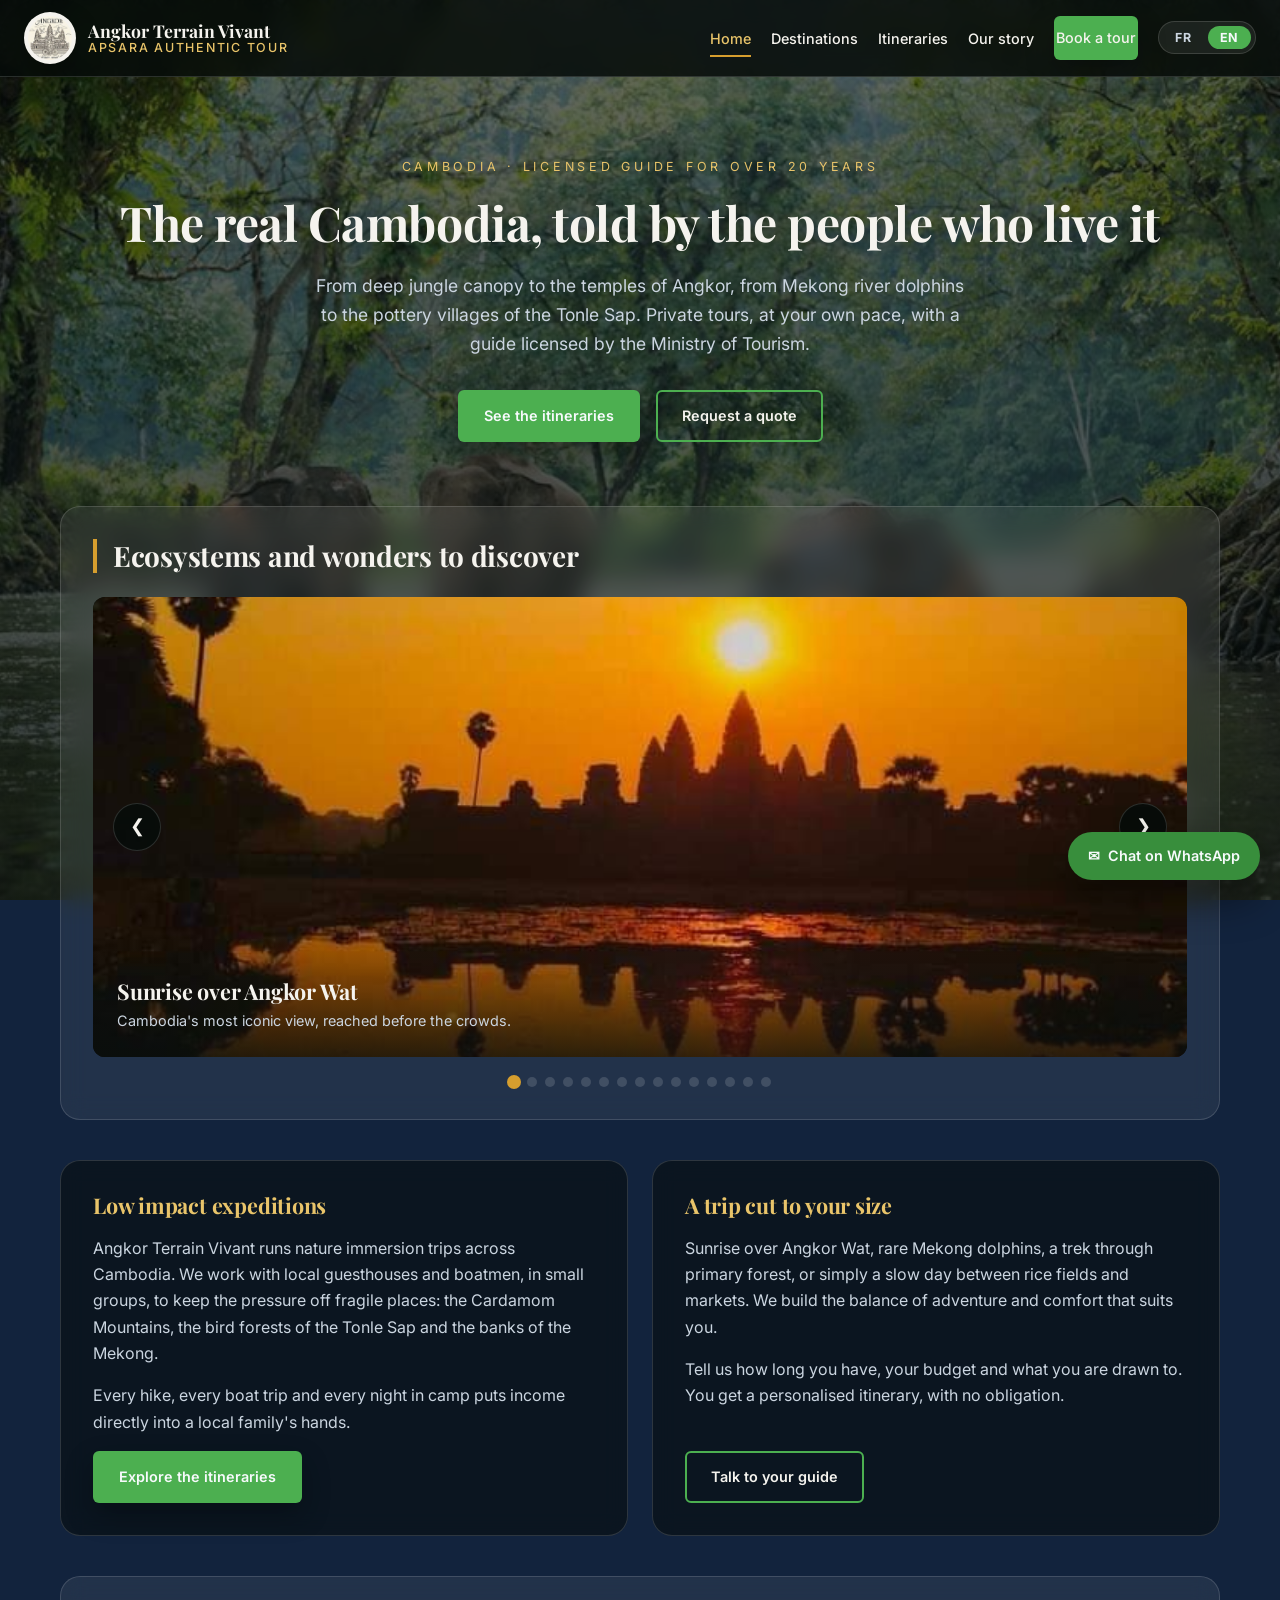
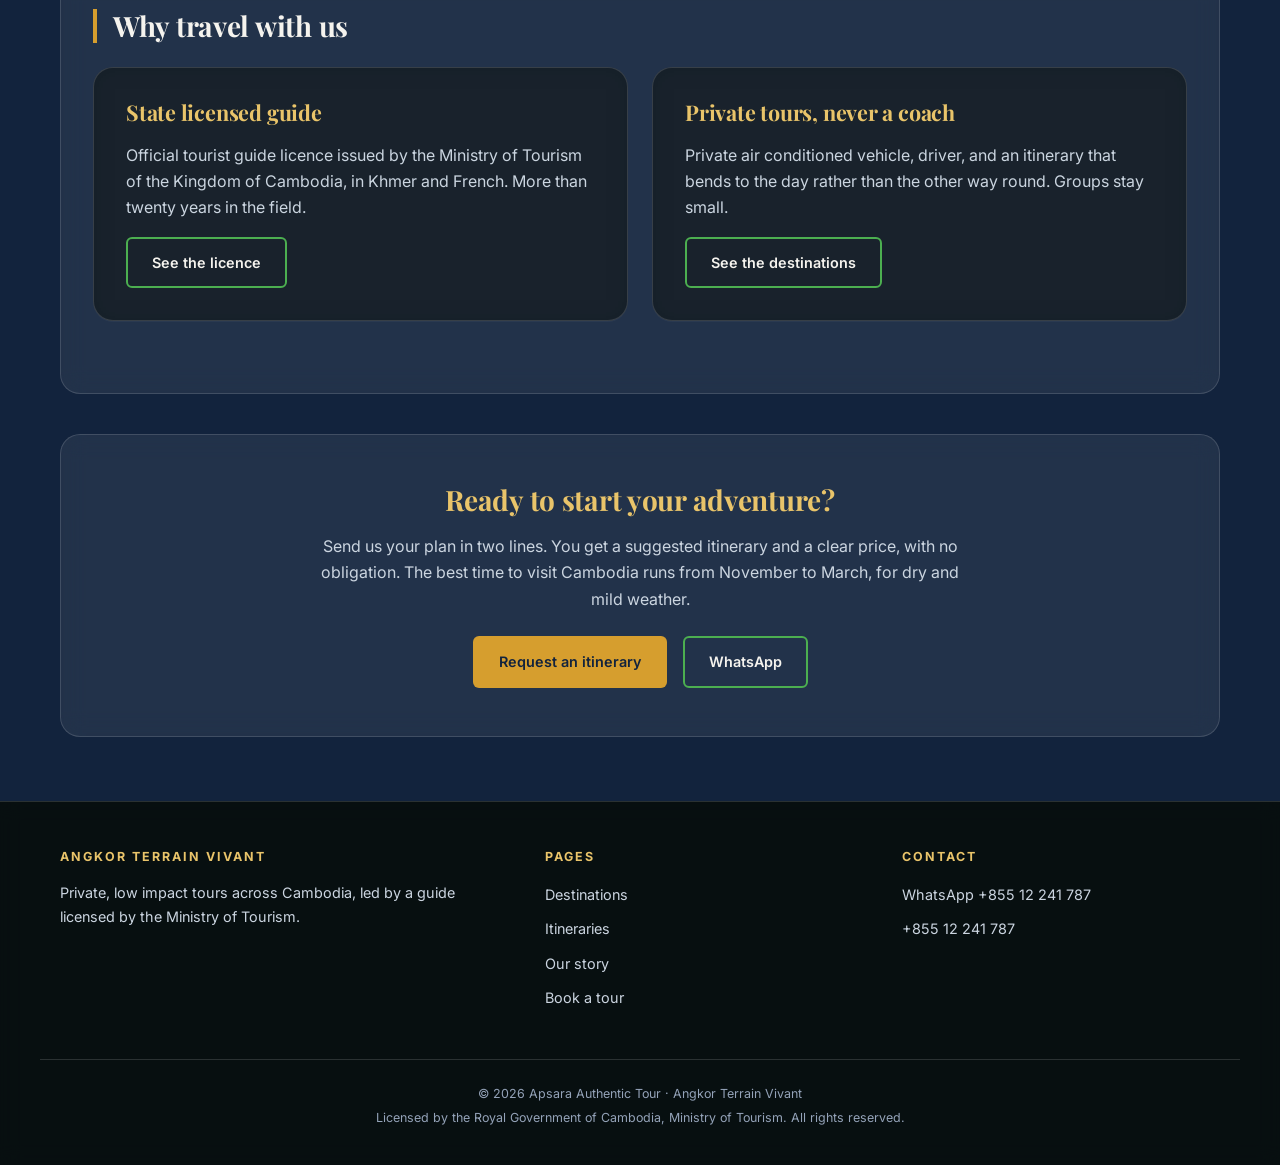
<file: site/index.html>
<!DOCTYPE html>
<html lang="fr">
<head>
<meta charset="UTF-8">
<meta name="viewport" content="width=device-width, initial-scale=1.0">
<title>Angkor Terrain Vivant | Circuits écotouristiques au Cambodge</title>
<meta name="description" content="Guide francophone licencié par le Ministère du Tourisme, plus de 20 ans d'expérience. Circuits privés au Cambodge : Angkor, Tonlé Sap, dauphins du Mékong, Battambang, Kampong Chhnang et les îles du sud.">
<link rel="canonical" href="https://angkorterrainvivant.com/">
<meta name="robots" content="index, follow">
<meta property="og:type" content="website">
<meta property="og:site_name" content="Angkor Terrain Vivant">
<meta property="og:locale" content="fr_FR">
<meta property="og:title" content="Angkor Terrain Vivant | Circuits écotouristiques au Cambodge">
<meta property="og:description" content="Guide francophone licencié par le Ministère du Tourisme, plus de 20 ans d'expérience. Circuits privés au Cambodge : Angkor, Tonlé Sap, dauphins du Mékong, Battambang, Kampong Chhnang et les îles du sud.">
<meta property="og:image" content="https://angkorterrainvivant.com/assets/img/angkor-sunrise.jpg">
<meta name="twitter:card" content="summary_large_image">
<meta name="theme-color" content="#12233d">
<link rel="icon" href="favicon.svg" type="image/svg+xml">
<link rel="apple-touch-icon" href="assets/img/logo.jpg">
<link rel="preconnect" href="https://fonts.googleapis.com">
<link rel="preconnect" href="https://fonts.gstatic.com" crossorigin>
<link rel="stylesheet" href="https://fonts.googleapis.com/css2?family=Inter:wght@400;500;600;700&family=Playfair+Display:ital,wght@0,600;0,700;1,600&display=swap">
<link rel="stylesheet" href="assets/css/site.css?v=2">
<script type="application/ld+json">
{
  "@context": "https://schema.org",
  "@type": "TravelAgency",
  "name": "Angkor Terrain Vivant",
  "alternateName": "Apsara Authentic Tour",
  "description": "Circuits privés et écotouristiques au Cambodge, conduits par un guide licencié par le Ministère du Tourisme.",
  "url": "https://angkorterrainvivant.com/",
  "image": "https://angkorterrainvivant.com/assets/img/angkor-sunrise.jpg",
  "telephone": "+855 12 241 787",
  "areaServed": "Cambodia",
  "availableLanguage": ["fr", "en", "km"],
  "address": { "@type": "PostalAddress", "addressCountry": "KH" }
}
</script></head>
<body>
<a class="skip-link" href="#main">Aller au contenu principal</a>

<nav class="site-nav">
  <a class="brand" href="index.html">
    <img src="assets/img/logo.jpg" alt="Logo Angkor Terrain Vivant">
    <span class="brand-name">Angkor Terrain Vivant
      <span class="brand-tag">Apsara Authentic Tour</span>
    </span>
  </a>
  <button class="nav-toggle" type="button" aria-expanded="false" aria-controls="nav-links" aria-label="Menu">&#9776;</button>
  <ul class="nav-links" id="nav-links">
    <li><a href="index.html" aria-current="page"><span data-lang="fr">Accueil</span><span data-lang="en" hidden>Home</span></a></li>
    <li><a href="destinations.html"><span data-lang="fr">Destinations</span><span data-lang="en" hidden>Destinations</span></a></li>
    <li><a href="itineraires.html"><span data-lang="fr">Itinéraires</span><span data-lang="en" hidden>Itineraries</span></a></li>
    <li><a href="notre-histoire.html"><span data-lang="fr">Notre histoire</span><span data-lang="en" hidden>Our story</span></a></li>
    <li><a href="reserver.html" class="btn btn-primary"><span data-lang="fr">Réserver</span><span data-lang="en" hidden>Book a tour</span></a></li>
    <li>
      <div class="lang-switch" role="group" aria-label="Langue / Language">
        <button type="button" data-set-lang="fr" aria-pressed="true">FR</button>
        <button type="button" data-set-lang="en" aria-pressed="false">EN</button>
      </div>
    </li>
  </ul>
</nav>

<main id="main">

  <header class="hero">
    <div data-lang="fr">
      <p class="eyebrow">Cambodge &middot; Guide licencié depuis plus de 20 ans</p>
      <h1>Le Cambodge authentique, raconté par ceux qui y vivent</h1>
      <p class="lede">Des canopées de la jungle profonde aux temples d'Angkor, des dauphins du Mékong aux villages de potiers du Tonlé Sap. Des circuits privés, à votre rythme, avec un guide francophone licencié par le Ministère du Tourisme.</p>
    </div>
    <div data-lang="en" hidden>
      <p class="eyebrow">Cambodia &middot; Licensed guide for over 20 years</p>
      <h1>The real Cambodia, told by the people who live it</h1>
      <p class="lede">From deep jungle canopy to the temples of Angkor, from Mekong river dolphins to the pottery villages of the Tonle Sap. Private tours, at your own pace, with a guide licensed by the Ministry of Tourism.</p>
    </div>
    <div class="hero-actions">
      <a class="btn btn-primary" href="itineraires.html"><span data-lang="fr">Voir les itinéraires</span><span data-lang="en" hidden>See the itineraries</span></a>
      <a class="btn btn-ghost" href="reserver.html"><span data-lang="fr">Demander un devis</span><span data-lang="en" hidden>Request a quote</span></a>
    </div>
  </header>

  <div class="wrap">

    <section class="panel" data-carousel aria-roledescription="carrousel" aria-label="Écosystèmes et merveilles du Cambodge">
      <h2 class="panel-title"><span data-lang="fr">Écosystèmes et merveilles à découvrir</span><span data-lang="en" hidden>Ecosystems and wonders to discover</span></h2>
      <div class="carousel">
        <div class="carousel-viewport">
          <button class="carousel-btn carousel-prev" type="button" data-step="-1" aria-label="Image précédente">&#10094;</button>
          <button class="carousel-btn carousel-next" type="button" data-step="1" aria-label="Image suivante">&#10095;</button>
          <div class="carousel-track">

            <div class="carousel-slide">
              <img src="assets/img/angkor-sunrise.jpg" alt="Lever du soleil sur Angkor Wat reflété dans le bassin" width="720" height="540">
              <div class="carousel-caption">
                <h3><span data-lang="fr">Lever du soleil sur Angkor Wat</span><span data-lang="en" hidden>Sunrise over Angkor Wat</span></h3>
                <p><span data-lang="fr">Le panorama le plus emblématique du Cambodge, atteint avant la foule.</span><span data-lang="en" hidden>Cambodia's most iconic view, reached before the crowds.</span></p>
              </div>
            </div>

            <div class="carousel-slide">
              <img src="assets/img/dauphin-mekong.jpg" alt="Dauphin de l'Irrawaddy sortant de l'eau sur le Mékong à Kampi" loading="lazy" width="842" height="549">
              <div class="carousel-caption">
                <h3><span data-lang="fr">Les dauphins de l'Irrawaddy</span><span data-lang="en" hidden>Irrawaddy river dolphins</span></h3>
                <p><span data-lang="fr">Une population rare d'eau douce, observée en bateau traditionnel à Kampi, près de Kratié.</span><span data-lang="en" hidden>A rare freshwater population, watched from a traditional boat at Kampi, near Kratie.</span></p>
              </div>
            </div>

            <div class="carousel-slide">
              <img src="assets/img/bayon.jpg" alt="Les tours à visages du temple du Bayon à Angkor Thom" loading="lazy" width="891" height="676">
              <div class="carousel-caption">
                <h3><span data-lang="fr">Les visages du Bayon</span><span data-lang="en" hidden>The faces of the Bayon</span></h3>
                <p><span data-lang="fr">Plus de 200 visages de pierre au sourire énigmatique, au coeur d'Angkor Thom.</span><span data-lang="en" hidden>Over 200 stone faces with their enigmatic smile, at the heart of Angkor Thom.</span></p>
              </div>
            </div>

            <div class="carousel-slide">
              <img src="assets/img/tonle-sap-village.jpg" alt="Village flottant sur le lac Tonlé Sap" loading="lazy" width="497" height="611">
              <div class="carousel-caption">
                <h3><span data-lang="fr">Les villages flottants du Tonlé Sap</span><span data-lang="en" hidden>The floating villages of the Tonle Sap</span></h3>
                <p><span data-lang="fr">Une vie entière rythmée par la crue du plus grand lac d'Asie du Sud-Est.</span><span data-lang="en" hidden>A whole way of life set by the flood of South East Asia's largest lake.</span></p>
              </div>
            </div>

            <div class="carousel-slide">
              <img src="assets/img/kampong-chhnang.jpg" alt="Poteries traditionnelles de Kampong Chhnang" loading="lazy" width="476" height="494">
              <div class="carousel-caption">
                <h3><span data-lang="fr">Les potiers de Kampong Chhnang</span><span data-lang="en" hidden>The potters of Kampong Chhnang</span></h3>
                <p><span data-lang="fr">Un savoir-faire de l'argile transmis de génération en génération, au bord de l'eau.</span><span data-lang="en" hidden>Clay know-how passed down through generations, right on the water.</span></p>
              </div>
            </div>

            <div class="carousel-slide">
              <img src="assets/img/banteay-srei.jpg" alt="Sculptures en grès rose du temple de Banteay Srei" loading="lazy" width="452" height="685">
              <div class="carousel-caption">
                <h3><span data-lang="fr">Banteay Srei, la citadelle des femmes</span><span data-lang="en" hidden>Banteay Srei, the citadel of women</span></h3>
                <p><span data-lang="fr">Le grès rose le plus finement sculpté de tout l'empire khmer.</span><span data-lang="en" hidden>The most finely carved pink sandstone in the whole Khmer empire.</span></p>
              </div>
            </div>

            <div class="carousel-slide">
              <img src="assets/img/elephants-riviere.jpg" alt="Éléphants dans une rivière de la forêt des monts Cardamomes" loading="lazy" width="768" height="538">
              <div class="carousel-caption">
                <h3><span data-lang="fr">Les monts Cardamomes</span><span data-lang="en" hidden>The Cardamom Mountains</span></h3>
                <p><span data-lang="fr">L'une des dernières grandes forêts tropicales intactes d'Asie du Sud-Est.</span><span data-lang="en" hidden>One of the last great intact rainforests in South East Asia.</span></p>
              </div>
            </div>

            <div class="carousel-slide">
              <img src="assets/img/tonle-sap-oiseaux.jpg" alt="Tantales indiens sur les rives du lac Tonlé Sap" loading="lazy" width="485" height="284">
              <div class="carousel-caption">
                <h3><span data-lang="fr">Les forêts ornithologiques du Tonlé Sap</span><span data-lang="en" hidden>The bird forests of the Tonle Sap</span></h3>
                <p><span data-lang="fr">Prek Toal abrite l'une des plus importantes colonies d'oiseaux d'eau de la région.</span><span data-lang="en" hidden>Prek Toal holds one of the region's most important waterbird colonies.</span></p>
              </div>
            </div>

            <div class="carousel-slide">
              <img src="assets/img/koh-rong.jpg" alt="Plage de sable blanc et eau turquoise sur une île du sud du Cambodge" loading="lazy" width="728" height="411">
              <div class="carousel-caption">
                <h3><span data-lang="fr">Les îles du sud</span><span data-lang="en" hidden>The southern islands</span></h3>
                <p><span data-lang="fr">Koh Rong et Koh Rong Sanloem : sable blanc, eau claire et baies bioluminescentes.</span><span data-lang="en" hidden>Koh Rong and Koh Rong Sanloem: white sand, clear water and bioluminescent bays.</span></p>
              </div>
            </div>

            <div class="carousel-slide">
              <img src="assets/img/battambang.jpg" alt="Bâtiment colonial jaune dans le centre de Battambang" loading="lazy" width="491" height="272">
              <div class="carousel-caption">
                <h3><span data-lang="fr">Battambang la coloniale</span><span data-lang="en" hidden>Colonial Battambang</span></h3>
                <p><span data-lang="fr">Façades françaises, train de bambou et le ballet du soir des chauves-souris.</span><span data-lang="en" hidden>French facades, the bamboo train and the evening bat exodus.</span></p>
              </div>
            </div>

            <div class="carousel-slide">
              <img src="assets/img/royal-palace.jpg" alt="Le Palais Royal de Phnom Penh" loading="lazy" width="1280" height="855">
              <div class="carousel-caption">
                <h3><span data-lang="fr">Phnom Penh et le Palais Royal</span><span data-lang="en" hidden>Phnom Penh and the Royal Palace</span></h3>
                <p><span data-lang="fr">La capitale au confluent du Mékong et du Tonlé Sap, entre tradition et énergie moderne.</span><span data-lang="en" hidden>The capital at the confluence of the Mekong and the Tonle Sap, tradition meeting modern energy.</span></p>
              </div>
            </div>

            <div class="carousel-slide">
              <img src="assets/img/jungle-ruins.jpg" alt="Ruines de temple envahies par la végétation de la jungle" loading="lazy" width="757" height="822">
              <div class="carousel-caption">
                <h3><span data-lang="fr">Les temples repris par la jungle</span><span data-lang="en" hidden>Temples reclaimed by the jungle</span></h3>
                <p><span data-lang="fr">La pierre et la racine, enlacées depuis des siècles, loin des circuits saturés.</span><span data-lang="en" hidden>Stone and root, entwined for centuries, far from the crowded circuits.</span></p>
              </div>
            </div>

            <div class="carousel-slide">
              <img src="assets/img/rizieres.jpg" alt="Chemin de terre traversant des rizières vertes" loading="lazy" width="501" height="342">
              <div class="carousel-caption">
                <h3><span data-lang="fr">La campagne khmère</span><span data-lang="en" hidden>The Khmer countryside</span></h3>
                <p><span data-lang="fr">Rizières, palmiers à sucre et villages : le Cambodge que la route principale ne montre pas.</span><span data-lang="en" hidden>Rice paddies, sugar palms and villages: the Cambodia the main road never shows you.</span></p>
              </div>
            </div>

            <div class="carousel-slide">
              <img src="assets/img/cerfs.jpg" alt="Troupeau de cervidés dans une prairie de la forêt cambodgienne" loading="lazy" width="478" height="331">
              <div class="carousel-caption">
                <h3><span data-lang="fr">La faune des plaines de l'est</span><span data-lang="en" hidden>Wildlife of the eastern plains</span></h3>
                <p><span data-lang="fr">Cervidés, gaurs et grands échassiers dans les forêts protégées de l'est du pays.</span><span data-lang="en" hidden>Deer, gaur and large wading birds in the protected forests of the east.</span></p>
              </div>
            </div>

            <div class="carousel-slide">
              <img src="assets/img/artisanat-vannerie.jpg" alt="Artisane cambodgienne tressant des paniers" loading="lazy" width="280" height="179">
              <div class="carousel-caption">
                <h3><span data-lang="fr">L'artisanat des villages</span><span data-lang="en" hidden>Village craft</span></h3>
                <p><span data-lang="fr">Vannerie, soie, sucre de palme : des ateliers familiaux ouverts aux visiteurs.</span><span data-lang="en" hidden>Basketry, silk, palm sugar: family workshops open to visitors.</span></p>
              </div>
            </div>

          </div>
        </div>
        <div class="carousel-dots" role="group" aria-label="Choisir une image"></div>
      </div>
    </section>

    <section class="two-col">
      <article class="slab">
        <h2><span data-lang="fr">Des expéditions à faible impact</span><span data-lang="en" hidden>Low impact expeditions</span></h2>
        <div data-lang="fr">
          <p>Angkor Terrain Vivant organise des séjours d'immersion dans la nature à travers tout le Cambodge. Nous travaillons avec des hébergements et des bateliers locaux, en petits groupes, pour limiter la pression sur les sites fragiles : les monts Cardamomes, les forêts ornithologiques du Tonlé Sap et les rives du Mékong.</p>
          <p>Chaque randonnée, chaque excursion en bateau et chaque nuit en campement fait vivre directement une famille de la région.</p>
        </div>
        <div data-lang="en" hidden>
          <p>Angkor Terrain Vivant runs nature immersion trips across Cambodia. We work with local guesthouses and boatmen, in small groups, to keep the pressure off fragile places: the Cardamom Mountains, the bird forests of the Tonle Sap and the banks of the Mekong.</p>
          <p>Every hike, every boat trip and every night in camp puts income directly into a local family's hands.</p>
        </div>
        <a class="btn btn-primary" href="itineraires.html"><span data-lang="fr">Explorer les itinéraires</span><span data-lang="en" hidden>Explore the itineraries</span></a>
      </article>

      <article class="slab">
        <h2><span data-lang="fr">Un voyage taillé pour vous</span><span data-lang="en" hidden>A trip cut to your size</span></h2>
        <div data-lang="fr">
          <p>Lever du soleil sur Angkor Wat, dauphins rares du Mékong, trek en forêt primaire, ou simplement une journée lente entre rizières et marchés : nous construisons l'équilibre entre aventure et confort qui vous convient.</p>
          <p>Dites-nous votre durée, votre budget et ce qui vous fait envie. Vous recevez un itinéraire personnalisé, sans engagement.</p>
        </div>
        <div data-lang="en" hidden>
          <p>Sunrise over Angkor Wat, rare Mekong dolphins, a trek through primary forest, or simply a slow day between rice fields and markets. We build the balance of adventure and comfort that suits you.</p>
          <p>Tell us how long you have, your budget and what you are drawn to. You get a personalised itinerary, with no obligation.</p>
        </div>
        <a class="btn btn-ghost" href="reserver.html"><span data-lang="fr">Parler à votre guide</span><span data-lang="en" hidden>Talk to your guide</span></a>
      </article>
    </section>

    <section class="panel">
      <h2 class="panel-title"><span data-lang="fr">Pourquoi voyager avec nous</span><span data-lang="en" hidden>Why travel with us</span></h2>
      <div class="two-col">
        <div class="slab">
          <h2><span data-lang="fr">Guide licencié par l'État</span><span data-lang="en" hidden>State licensed guide</span></h2>
          <p><span data-lang="fr">Licence officielle de guide touristique délivrée par le Ministère du Tourisme du Royaume du Cambodge, en khmer et en français. Plus de vingt ans sur le terrain.</span><span data-lang="en" hidden>Official tourist guide licence issued by the Ministry of Tourism of the Kingdom of Cambodia, in Khmer and French. More than twenty years in the field.</span></p>
          <a class="btn btn-ghost" href="notre-histoire.html"><span data-lang="fr">Voir la licence</span><span data-lang="en" hidden>See the licence</span></a>
        </div>
        <div class="slab">
          <h2><span data-lang="fr">Circuits privés, jamais en autocar</span><span data-lang="en" hidden>Private tours, never a coach</span></h2>
          <p><span data-lang="fr">Véhicule privé climatisé, chauffeur, et un itinéraire qui s'adapte à la journée plutôt que l'inverse. Les groupes restent petits.</span><span data-lang="en" hidden>Private air conditioned vehicle, driver, and an itinerary that bends to the day rather than the other way round. Groups stay small.</span></p>
          <a class="btn btn-ghost" href="destinations.html"><span data-lang="fr">Voir les destinations</span><span data-lang="en" hidden>See the destinations</span></a>
        </div>
      </div>
    </section>

    <section class="cta">
      <h2><span data-lang="fr">Prêt à commencer votre aventure ?</span><span data-lang="en" hidden>Ready to start your adventure?</span></h2>
      <p><span data-lang="fr">Écrivez-nous votre projet en deux lignes. Vous recevez une proposition d'itinéraire et un prix clair, sans engagement. La meilleure période pour visiter le Cambodge va de novembre à mars, pour un climat sec et doux.</span><span data-lang="en" hidden>Send us your plan in two lines. You get a suggested itinerary and a clear price, with no obligation. The best time to visit Cambodia runs from November to March, for dry and mild weather.</span></p>
      <div class="hero-actions">
        <a class="btn btn-gold" href="reserver.html"><span data-lang="fr">Demander un itinéraire</span><span data-lang="en" hidden>Request an itinerary</span></a>
        <a class="btn btn-ghost" href="https://wa.me/85512241787" target="_blank" rel="noopener">WhatsApp</a>
      </div>
    </section>

  </div>

</main>

<footer class="site-foot">
  <div class="foot-grid">
    <div>
      <h3>Angkor Terrain Vivant</h3>
      <p><span data-lang="fr">Circuits privés et écotouristiques à travers le Cambodge, conduits par un guide francophone licencié par le Ministère du Tourisme.</span><span data-lang="en" hidden>Private, low impact tours across Cambodia, led by a guide licensed by the Ministry of Tourism.</span></p>
    </div>
    <div>
      <h3><span data-lang="fr">Navigation</span><span data-lang="en" hidden>Pages</span></h3>
      <ul>
        <li><a href="destinations.html"><span data-lang="fr">Destinations</span><span data-lang="en" hidden>Destinations</span></a></li>
        <li><a href="itineraires.html"><span data-lang="fr">Itinéraires</span><span data-lang="en" hidden>Itineraries</span></a></li>
        <li><a href="notre-histoire.html"><span data-lang="fr">Notre histoire</span><span data-lang="en" hidden>Our story</span></a></li>
        <li><a href="reserver.html"><span data-lang="fr">Réserver un circuit</span><span data-lang="en" hidden>Book a tour</span></a></li>
      </ul>
    </div>
    <div>
      <h3>Contact</h3>
      <ul>
        <li><a href="https://wa.me/85512241787" target="_blank" rel="noopener">WhatsApp +855 12 241 787</a></li>
        <li><a href="tel:+85512241787">+855 12 241 787</a></li>
      </ul>
    </div>
  </div>
  <div class="foot-legal">
    <p>&copy; <span data-year>2026</span> Apsara Authentic Tour &middot; Angkor Terrain Vivant</p>
    <p><span data-lang="fr">Sous licence du Gouvernement Royal du Cambodge, Ministère du Tourisme. Tous droits réservés.</span><span data-lang="en" hidden>Licensed by the Royal Government of Cambodia, Ministry of Tourism. All rights reserved.</span></p>
  </div>
</footer>

<a class="wa-float" href="https://wa.me/85512241787" target="_blank" rel="noopener">
  <span aria-hidden="true">&#9993;</span>
  <span data-lang="fr">Écrire sur WhatsApp</span><span data-lang="en" hidden>Chat on WhatsApp</span>
</a>

<script src="assets/js/site.js?v=2" defer></script>
</body>
</html>
</file>
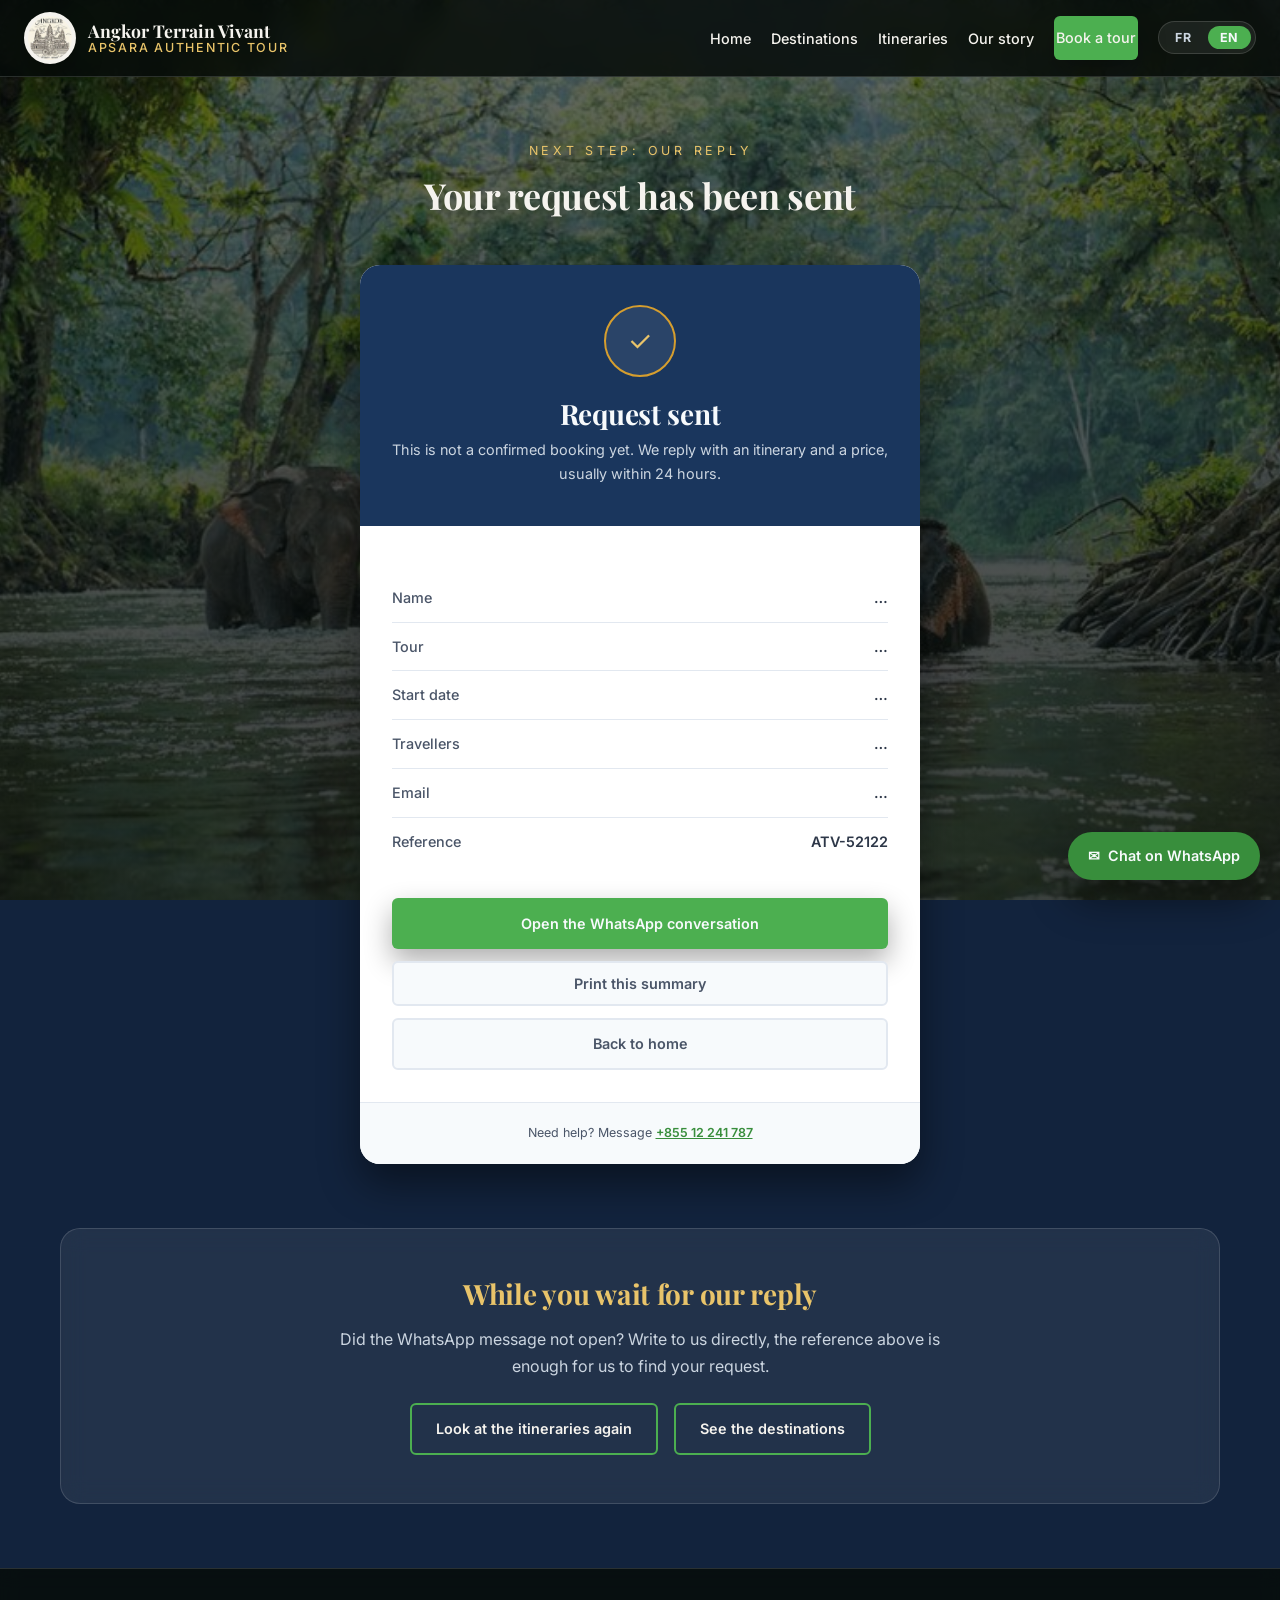
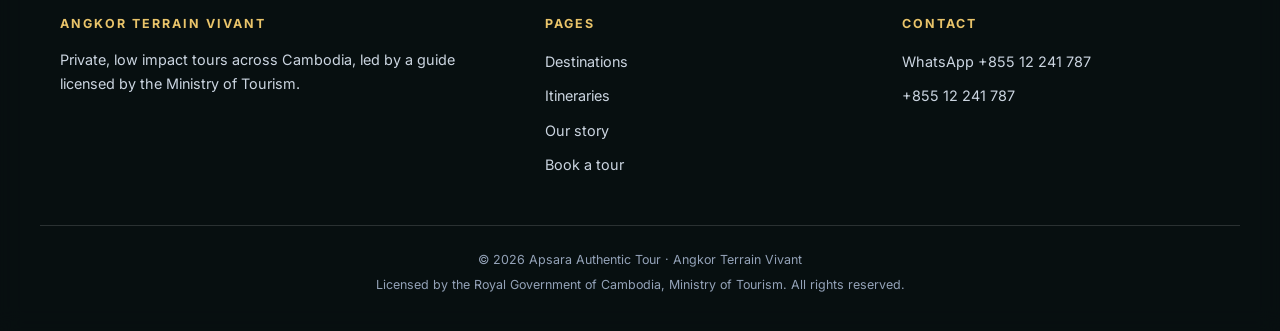
<file: site/confirmation.html>
<!DOCTYPE html>
<html lang="fr">
<head>
<meta charset="UTF-8">
<meta name="viewport" content="width=device-width, initial-scale=1.0">
<title>Demande envoyée | Angkor Terrain Vivant</title>
<meta name="description" content="Récapitulatif de votre demande de circuit au Cambodge.">
<link rel="canonical" href="https://angkorterrainvivant.com/confirmation.html">
<meta name="robots" content="noindex, follow">
<meta property="og:type" content="website">
<meta property="og:site_name" content="Angkor Terrain Vivant">
<meta property="og:locale" content="fr_FR">
<meta property="og:title" content="Demande envoyée | Angkor Terrain Vivant">
<meta property="og:description" content="Récapitulatif de votre demande de circuit au Cambodge.">
<meta property="og:image" content="https://angkorterrainvivant.com/assets/img/angkor-sunrise.jpg">
<meta name="twitter:card" content="summary_large_image">
<meta name="theme-color" content="#12233d">
<link rel="icon" href="favicon.svg" type="image/svg+xml">
<link rel="apple-touch-icon" href="assets/img/logo.jpg">
<link rel="preconnect" href="https://fonts.googleapis.com">
<link rel="preconnect" href="https://fonts.gstatic.com" crossorigin>
<link rel="stylesheet" href="https://fonts.googleapis.com/css2?family=Inter:wght@400;500;600;700&family=Playfair+Display:ital,wght@0,600;0,700;1,600&display=swap">
<link rel="stylesheet" href="assets/css/site.css?v=2">
</head>
<body>
<a class="skip-link" href="#main">Aller au contenu principal</a>

<nav class="site-nav">
  <a class="brand" href="index.html">
    <img src="assets/img/logo.jpg" alt="Logo Angkor Terrain Vivant">
    <span class="brand-name">Angkor Terrain Vivant
      <span class="brand-tag">Apsara Authentic Tour</span>
    </span>
  </a>
  <button class="nav-toggle" type="button" aria-expanded="false" aria-controls="nav-links" aria-label="Menu">&#9776;</button>
  <ul class="nav-links" id="nav-links">
    <li><a href="index.html"><span data-lang="fr">Accueil</span><span data-lang="en" hidden>Home</span></a></li>
    <li><a href="destinations.html"><span data-lang="fr">Destinations</span><span data-lang="en" hidden>Destinations</span></a></li>
    <li><a href="itineraires.html"><span data-lang="fr">Itinéraires</span><span data-lang="en" hidden>Itineraries</span></a></li>
    <li><a href="notre-histoire.html"><span data-lang="fr">Notre histoire</span><span data-lang="en" hidden>Our story</span></a></li>
    <li><a href="reserver.html" class="btn btn-primary"><span data-lang="fr">Réserver</span><span data-lang="en" hidden>Book a tour</span></a></li>
    <li>
      <div class="lang-switch" role="group" aria-label="Langue / Language">
        <button type="button" data-set-lang="fr" aria-pressed="true">FR</button>
        <button type="button" data-set-lang="en" aria-pressed="false">EN</button>
      </div>
    </li>
  </ul>
</nav>

<main id="main">
  <header class="page-head">
    <p class="eyebrow"><span data-lang="fr">Étape suivante : notre réponse</span><span data-lang="en" hidden>Next step: our reply</span></p>
    <h1><span data-lang="fr">Votre demande est partie</span><span data-lang="en" hidden>Your request has been sent</span></h1>
  </header>

  <div class="wrap">
    <section class="receipt" id="receipt">
      <div class="receipt-head">
        <div class="receipt-mark" aria-hidden="true">&#10003;</div>
        <h1><span data-lang="fr">Demande envoyée</span><span data-lang="en" hidden>Request sent</span></h1>
        <p><span data-lang="fr">Ce n'est pas encore une réservation confirmée. Nous vous répondons avec un itinéraire et un prix, en général sous 24 heures.</span><span data-lang="en" hidden>This is not a confirmed booking yet. We reply with an itinerary and a price, usually within 24 hours.</span></p>
      </div>

      <div class="receipt-body">
        <dl>
          <div class="receipt-row">
            <dt><span data-lang="fr">Nom</span><span data-lang="en" hidden>Name</span></dt>
            <dd id="r-name">&hellip;</dd>
          </div>
          <div class="receipt-row">
            <dt><span data-lang="fr">Circuit</span><span data-lang="en" hidden>Tour</span></dt>
            <dd id="r-tour">&hellip;</dd>
          </div>
          <div class="receipt-row">
            <dt><span data-lang="fr">Date de départ</span><span data-lang="en" hidden>Start date</span></dt>
            <dd id="r-date">&hellip;</dd>
          </div>
          <div class="receipt-row">
            <dt><span data-lang="fr">Voyageurs</span><span data-lang="en" hidden>Travellers</span></dt>
            <dd id="r-people">&hellip;</dd>
          </div>
          <div class="receipt-row">
            <dt><span data-lang="fr">E-mail</span><span data-lang="en" hidden>Email</span></dt>
            <dd id="r-email">&hellip;</dd>
          </div>
          <div class="receipt-row">
            <dt><span data-lang="fr">Référence</span><span data-lang="en" hidden>Reference</span></dt>
            <dd id="r-ref">&hellip;</dd>
          </div>
        </dl>

        <div class="receipt-actions">
          <a class="btn btn-primary" id="r-whatsapp" href="https://wa.me/85512241787" target="_blank" rel="noopener">
            <span data-lang="fr">Ouvrir la conversation WhatsApp</span><span data-lang="en" hidden>Open the WhatsApp conversation</span>
          </a>
          <button type="button" class="btn btn-secondary" onclick="window.print()">
            <span data-lang="fr">Imprimer le récapitulatif</span><span data-lang="en" hidden>Print this summary</span>
          </button>
          <a class="btn btn-secondary" href="index.html">
            <span data-lang="fr">Retour à l'accueil</span><span data-lang="en" hidden>Back to home</span>
          </a>
        </div>
      </div>

      <div class="receipt-foot">
        <span data-lang="fr">Besoin d'aide ? Écrivez au <a href="https://wa.me/85512241787" target="_blank" rel="noopener">+855 12 241 787</a></span><span data-lang="en" hidden>Need help? Message <a href="https://wa.me/85512241787" target="_blank" rel="noopener">+855 12 241 787</a></span>
      </div>
    </section>

    <section class="cta">
      <h2><span data-lang="fr">En attendant notre réponse</span><span data-lang="en" hidden>While you wait for our reply</span></h2>
      <p><span data-lang="fr">Le message WhatsApp ne s'est pas ouvert ? Écrivez-nous directement, votre référence ci-dessus suffit pour retrouver votre demande.</span><span data-lang="en" hidden>Did the WhatsApp message not open? Write to us directly, the reference above is enough for us to find your request.</span></p>
      <div class="hero-actions">
        <a class="btn btn-ghost" href="itineraires.html"><span data-lang="fr">Revoir les itinéraires</span><span data-lang="en" hidden>Look at the itineraries again</span></a>
        <a class="btn btn-ghost" href="destinations.html"><span data-lang="fr">Voir les destinations</span><span data-lang="en" hidden>See the destinations</span></a>
      </div>
    </section>
  </div>

</main>

<footer class="site-foot">
  <div class="foot-grid">
    <div>
      <h3>Angkor Terrain Vivant</h3>
      <p><span data-lang="fr">Circuits privés et écotouristiques à travers le Cambodge, conduits par un guide francophone licencié par le Ministère du Tourisme.</span><span data-lang="en" hidden>Private, low impact tours across Cambodia, led by a guide licensed by the Ministry of Tourism.</span></p>
    </div>
    <div>
      <h3><span data-lang="fr">Navigation</span><span data-lang="en" hidden>Pages</span></h3>
      <ul>
        <li><a href="destinations.html"><span data-lang="fr">Destinations</span><span data-lang="en" hidden>Destinations</span></a></li>
        <li><a href="itineraires.html"><span data-lang="fr">Itinéraires</span><span data-lang="en" hidden>Itineraries</span></a></li>
        <li><a href="notre-histoire.html"><span data-lang="fr">Notre histoire</span><span data-lang="en" hidden>Our story</span></a></li>
        <li><a href="reserver.html"><span data-lang="fr">Réserver un circuit</span><span data-lang="en" hidden>Book a tour</span></a></li>
      </ul>
    </div>
    <div>
      <h3>Contact</h3>
      <ul>
        <li><a href="https://wa.me/85512241787" target="_blank" rel="noopener">WhatsApp +855 12 241 787</a></li>
        <li><a href="tel:+85512241787">+855 12 241 787</a></li>
      </ul>
    </div>
  </div>
  <div class="foot-legal">
    <p>&copy; <span data-year>2026</span> Apsara Authentic Tour &middot; Angkor Terrain Vivant</p>
    <p><span data-lang="fr">Sous licence du Gouvernement Royal du Cambodge, Ministère du Tourisme. Tous droits réservés.</span><span data-lang="en" hidden>Licensed by the Royal Government of Cambodia, Ministry of Tourism. All rights reserved.</span></p>
  </div>
</footer>

<a class="wa-float" href="https://wa.me/85512241787" target="_blank" rel="noopener">
  <span aria-hidden="true">&#9993;</span>
  <span data-lang="fr">Écrire sur WhatsApp</span><span data-lang="en" hidden>Chat on WhatsApp</span>
</a>

<script src="assets/js/site.js?v=2" defer></script>
</body>
</html>
</file>
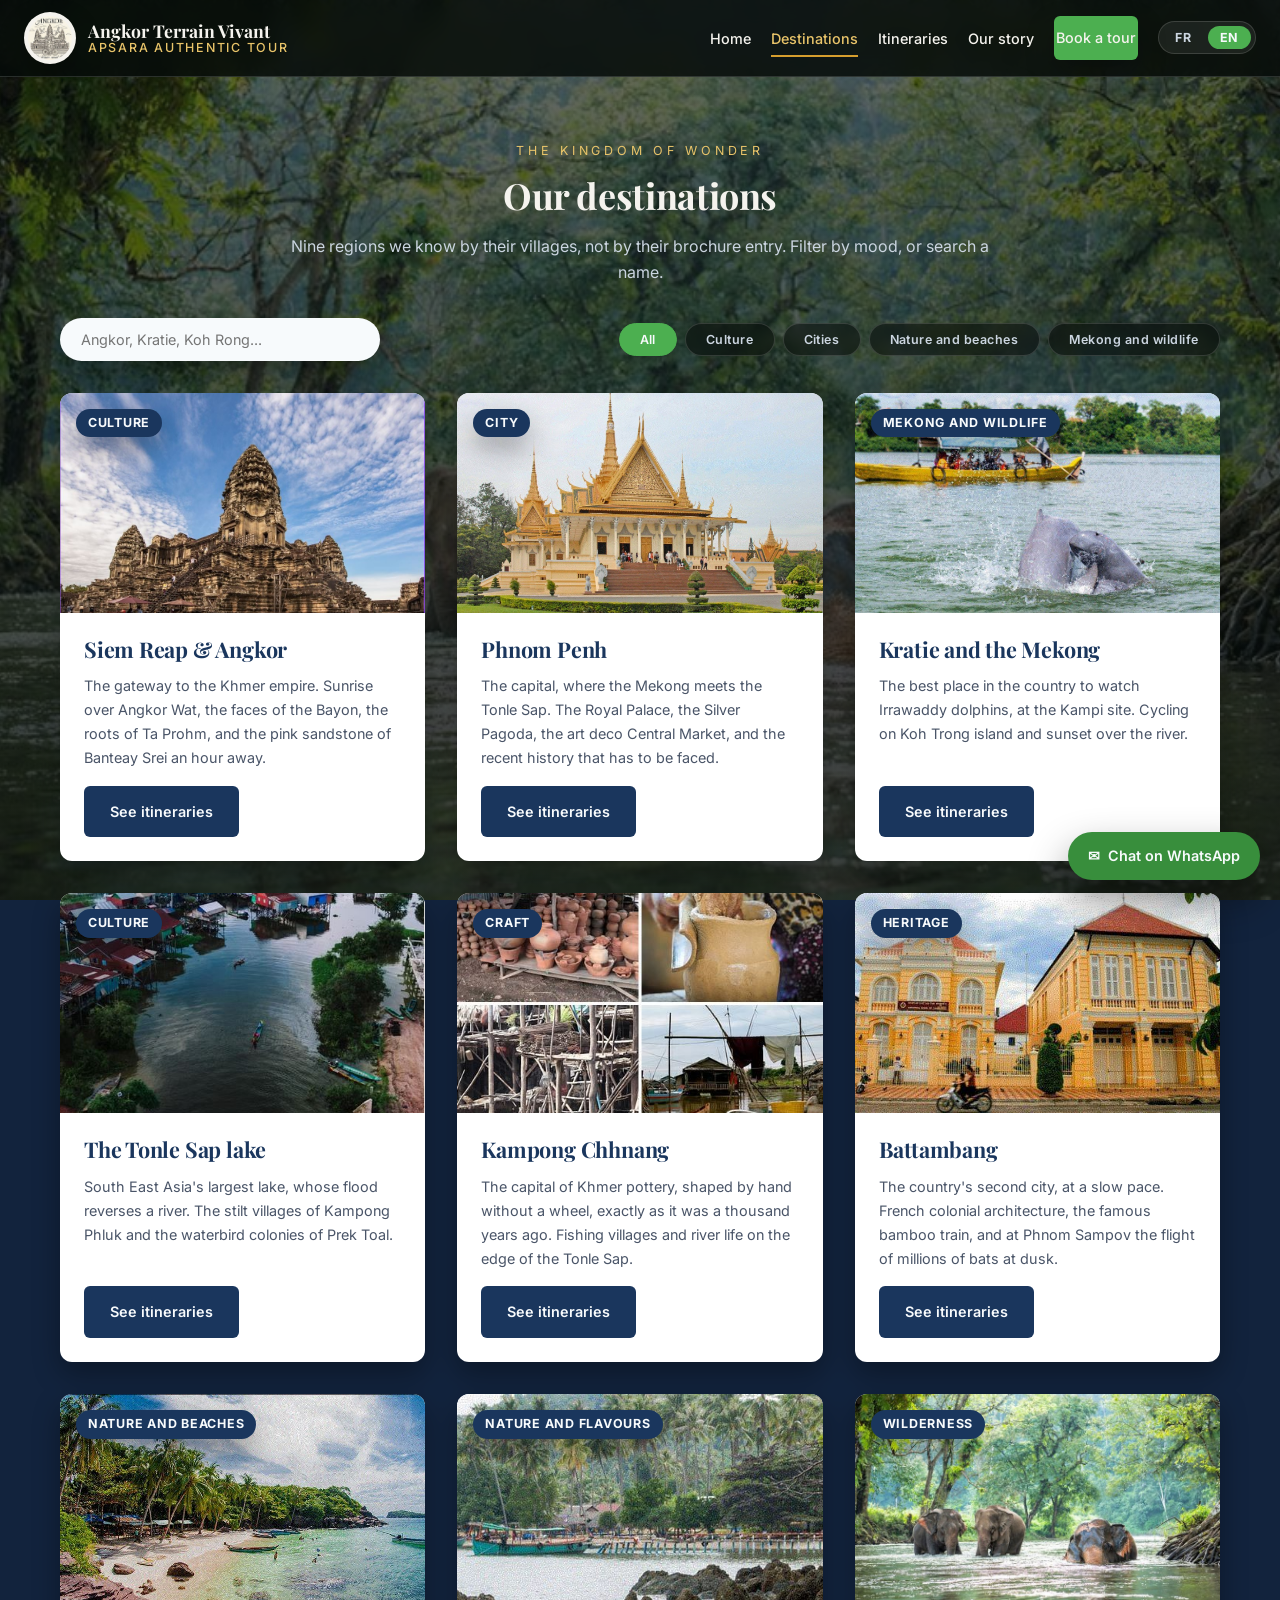
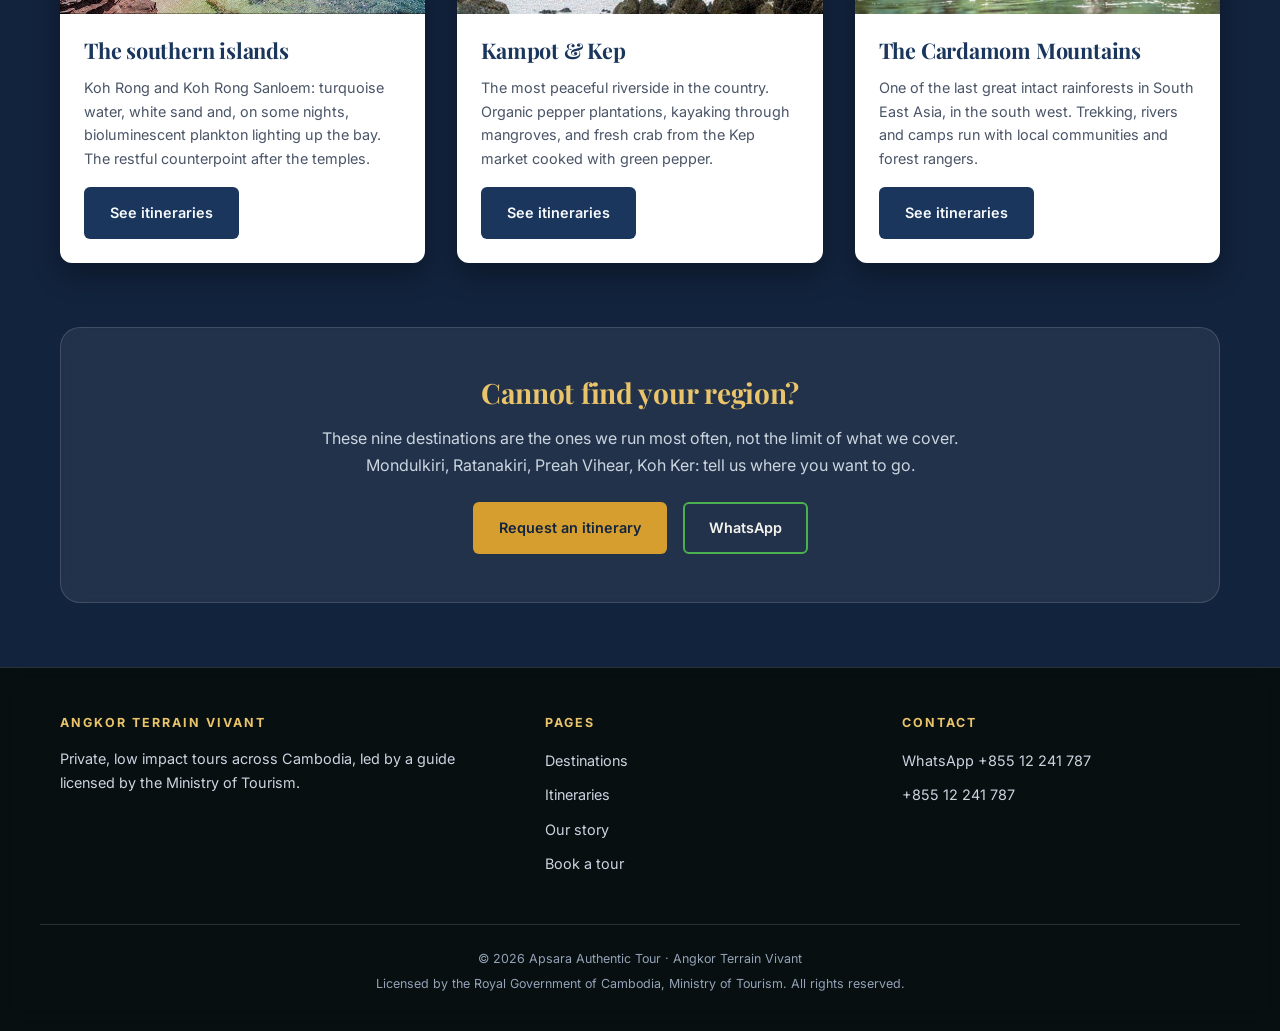
<file: site/destinations.html>
<!DOCTYPE html>
<html lang="fr">
<head>
<meta charset="UTF-8">
<meta name="viewport" content="width=device-width, initial-scale=1.0">
<title>Destinations au Cambodge | Angkor Terrain Vivant</title>
<meta name="description" content="Neuf destinations choisies à travers le Cambodge : Angkor, Phnom Penh, Kratié et les dauphins du Mékong, le Tonlé Sap, Kampong Chhnang, Battambang, Kampot et Kep, les îles du sud et les monts Cardamomes.">
<link rel="canonical" href="https://angkorterrainvivant.com/destinations.html">
<meta name="robots" content="index, follow">
<meta property="og:type" content="website">
<meta property="og:site_name" content="Angkor Terrain Vivant">
<meta property="og:locale" content="fr_FR">
<meta property="og:title" content="Destinations au Cambodge | Angkor Terrain Vivant">
<meta property="og:description" content="Neuf destinations choisies à travers le Cambodge : Angkor, Phnom Penh, Kratié et les dauphins du Mékong, le Tonlé Sap, Kampong Chhnang, Battambang, Kampot et Kep, les îles du sud et les monts Cardamomes.">
<meta property="og:image" content="https://angkorterrainvivant.com/assets/img/angkor-wat.jpg">
<meta name="twitter:card" content="summary_large_image">
<meta name="theme-color" content="#12233d">
<link rel="icon" href="favicon.svg" type="image/svg+xml">
<link rel="apple-touch-icon" href="assets/img/logo.jpg">
<link rel="preconnect" href="https://fonts.googleapis.com">
<link rel="preconnect" href="https://fonts.gstatic.com" crossorigin>
<link rel="stylesheet" href="https://fonts.googleapis.com/css2?family=Inter:wght@400;500;600;700&family=Playfair+Display:ital,wght@0,600;0,700;1,600&display=swap">
<link rel="stylesheet" href="assets/css/site.css?v=2">
</head>
<body>
<a class="skip-link" href="#main">Aller au contenu principal</a>

<nav class="site-nav">
  <a class="brand" href="index.html">
    <img src="assets/img/logo.jpg" alt="Logo Angkor Terrain Vivant">
    <span class="brand-name">Angkor Terrain Vivant
      <span class="brand-tag">Apsara Authentic Tour</span>
    </span>
  </a>
  <button class="nav-toggle" type="button" aria-expanded="false" aria-controls="nav-links" aria-label="Menu">&#9776;</button>
  <ul class="nav-links" id="nav-links">
    <li><a href="index.html"><span data-lang="fr">Accueil</span><span data-lang="en" hidden>Home</span></a></li>
    <li><a href="destinations.html" aria-current="page"><span data-lang="fr">Destinations</span><span data-lang="en" hidden>Destinations</span></a></li>
    <li><a href="itineraires.html"><span data-lang="fr">Itinéraires</span><span data-lang="en" hidden>Itineraries</span></a></li>
    <li><a href="notre-histoire.html"><span data-lang="fr">Notre histoire</span><span data-lang="en" hidden>Our story</span></a></li>
    <li><a href="reserver.html" class="btn btn-primary"><span data-lang="fr">Réserver</span><span data-lang="en" hidden>Book a tour</span></a></li>
    <li>
      <div class="lang-switch" role="group" aria-label="Langue / Language">
        <button type="button" data-set-lang="fr" aria-pressed="true">FR</button>
        <button type="button" data-set-lang="en" aria-pressed="false">EN</button>
      </div>
    </li>
  </ul>
</nav>

<main id="main">
  <header class="page-head">
    <p class="eyebrow"><span data-lang="fr">Le royaume d'émerveillement</span><span data-lang="en" hidden>The kingdom of wonder</span></p>
    <h1><span data-lang="fr">Nos destinations</span><span data-lang="en" hidden>Our destinations</span></h1>
    <p><span data-lang="fr">Neuf régions que nous connaissons par leurs villages, pas par leur fiche touristique. Filtrez par envie, ou cherchez un nom.</span><span data-lang="en" hidden>Nine regions we know by their villages, not by their brochure entry. Filter by mood, or search a name.</span></p>
  </header>

  <div class="wrap">

    <div class="controls">
      <label class="visually-hidden" for="destination-search"><span data-lang="fr">Rechercher une destination</span><span data-lang="en" hidden>Search a destination</span></label>
      <input type="search" id="destination-search" class="search-bar" data-ph-fr="Angkor, Kratié, Koh Rong..." data-ph-en="Angkor, Kratie, Koh Rong..." placeholder="Angkor, Kratié, Koh Rong...">
      <div class="filters" role="group" aria-label="Filtres">
        <button class="filter-btn" type="button" data-filter="all" aria-pressed="true"><span data-lang="fr">Tous</span><span data-lang="en" hidden>All</span></button>
        <button class="filter-btn" type="button" data-filter="culture" aria-pressed="false"><span data-lang="fr">Culture</span><span data-lang="en" hidden>Culture</span></button>
        <button class="filter-btn" type="button" data-filter="ville" aria-pressed="false"><span data-lang="fr">Villes</span><span data-lang="en" hidden>Cities</span></button>
        <button class="filter-btn" type="button" data-filter="nature" aria-pressed="false"><span data-lang="fr">Nature et plages</span><span data-lang="en" hidden>Nature and beaches</span></button>
        <button class="filter-btn" type="button" data-filter="faune" aria-pressed="false"><span data-lang="fr">Mékong et faune</span><span data-lang="en" hidden>Mekong and wildlife</span></button>
      </div>
    </div>

    <div class="card-grid" id="destination-grid">

      <article class="card" data-category="culture" data-keywords="siem reap angkor wat temples bayon ta prohm banteay srei">
        <div class="card-media">
          <span class="badge"><span data-lang="fr">Culture</span><span data-lang="en" hidden>Culture</span></span>
          <img src="assets/img/angkor-wat.jpg" alt="Les tours d'Angkor Wat vues depuis la cour intérieure" loading="lazy" width="930" height="681">
        </div>
        <div class="card-body">
          <h3>Siem Reap &amp; Angkor</h3>
          <p><span data-lang="fr">La porte de l'empire khmer. Lever du soleil sur Angkor Wat, les visages du Bayon, les racines de Ta Prohm, et le grès rose de Banteay Srei à une heure de route.</span><span data-lang="en" hidden>The gateway to the Khmer empire. Sunrise over Angkor Wat, the faces of the Bayon, the roots of Ta Prohm, and the pink sandstone of Banteay Srei an hour away.</span></p>
          <a href="itineraires.html" class="btn"><span data-lang="fr">Voir les itinéraires</span><span data-lang="en" hidden>See itineraries</span></a>
        </div>
      </article>

      <article class="card" data-category="ville" data-keywords="phnom penh capitale palais royal marche central mekong">
        <div class="card-media">
          <span class="badge"><span data-lang="fr">Ville</span><span data-lang="en" hidden>City</span></span>
          <img src="assets/img/royal-palace.jpg" alt="Le Palais Royal de Phnom Penh et ses toits dorés" loading="lazy" width="1280" height="855">
        </div>
        <div class="card-body">
          <h3>Phnom Penh</h3>
          <p><span data-lang="fr">La capitale, au confluent du Mékong et du Tonlé Sap. Le Palais Royal, la Pagode d'Argent, le Marché Central art déco, et l'histoire récente qu'il faut regarder en face.</span><span data-lang="en" hidden>The capital, where the Mekong meets the Tonle Sap. The Royal Palace, the Silver Pagoda, the art deco Central Market, and the recent history that has to be faced.</span></p>
          <a href="itineraires.html" class="btn"><span data-lang="fr">Voir les itinéraires</span><span data-lang="en" hidden>See itineraries</span></a>
        </div>
      </article>

      <article class="card" data-category="faune" data-keywords="kratie mekong dauphins irrawaddy kampi koh trong">
        <div class="card-media">
          <span class="badge"><span data-lang="fr">Mékong et faune</span><span data-lang="en" hidden>Mekong and wildlife</span></span>
          <img src="assets/img/dauphin-mekong.jpg" alt="Dauphin de l'Irrawaddy à la surface du Mékong à Kampi" loading="lazy" width="842" height="549">
        </div>
        <div class="card-body">
          <h3><span data-lang="fr">Kratié et le Mékong</span><span data-lang="en" hidden>Kratie and the Mekong</span></h3>
          <p><span data-lang="fr">Le meilleur endroit du pays pour observer les dauphins de l'Irrawaddy, au site de Kampi. Vélo sur l'île de Koh Trong et coucher de soleil sur le fleuve.</span><span data-lang="en" hidden>The best place in the country to watch Irrawaddy dolphins, at the Kampi site. Cycling on Koh Trong island and sunset over the river.</span></p>
          <a href="itineraires.html" class="btn"><span data-lang="fr">Voir les itinéraires</span><span data-lang="en" hidden>See itineraries</span></a>
        </div>
      </article>

      <article class="card" data-category="culture" data-keywords="tonle sap lac village flottant kampong phluk prek toal oiseaux">
        <div class="card-media">
          <span class="badge"><span data-lang="fr">Culture</span><span data-lang="en" hidden>Culture</span></span>
          <img src="assets/img/tonle-sap-village.jpg" alt="Maisons sur pilotis d'un village flottant du Tonlé Sap" loading="lazy" width="497" height="611">
        </div>
        <div class="card-body">
          <h3><span data-lang="fr">Le lac Tonlé Sap</span><span data-lang="en" hidden>The Tonle Sap lake</span></h3>
          <p><span data-lang="fr">Le plus grand lac d'Asie du Sud-Est, dont la crue inverse le cours d'un fleuve. Villages sur pilotis de Kampong Phluk et colonies d'oiseaux d'eau de Prek Toal.</span><span data-lang="en" hidden>South East Asia's largest lake, whose flood reverses a river. The stilt villages of Kampong Phluk and the waterbird colonies of Prek Toal.</span></p>
          <a href="itineraires.html" class="btn"><span data-lang="fr">Voir les itinéraires</span><span data-lang="en" hidden>See itineraries</span></a>
        </div>
      </article>

      <article class="card" data-category="culture" data-keywords="kampong chhnang poterie artisanat argile village pecheurs">
        <div class="card-media">
          <span class="badge"><span data-lang="fr">Artisanat</span><span data-lang="en" hidden>Craft</span></span>
          <img src="assets/img/kampong-chhnang.jpg" alt="Poteries en argile alignées dans un atelier de Kampong Chhnang" loading="lazy" width="476" height="494">
        </div>
        <div class="card-body">
          <h3>Kampong Chhnang</h3>
          <p><span data-lang="fr">La capitale de la poterie khmère, façonnée à la main sans tour, exactement comme il y a mille ans. Villages de pêcheurs et vie fluviale au bord du Tonlé Sap.</span><span data-lang="en" hidden>The capital of Khmer pottery, shaped by hand without a wheel, exactly as it was a thousand years ago. Fishing villages and river life on the edge of the Tonle Sap.</span></p>
          <a href="itineraires.html" class="btn"><span data-lang="fr">Voir les itinéraires</span><span data-lang="en" hidden>See itineraries</span></a>
        </div>
      </article>

      <article class="card" data-category="ville" data-keywords="battambang train bambou chauve souris phnom sampov colonial">
        <div class="card-media">
          <span class="badge"><span data-lang="fr">Patrimoine</span><span data-lang="en" hidden>Heritage</span></span>
          <img src="assets/img/battambang.jpg" alt="Façade coloniale jaune dans le centre de Battambang" loading="lazy" width="491" height="272">
        </div>
        <div class="card-body">
          <h3>Battambang</h3>
          <p><span data-lang="fr">Deuxième ville du pays, au rythme lent. Architecture coloniale française, le fameux train de bambou, et à Phnom Sampov le vol de millions de chauves-souris au crépuscule.</span><span data-lang="en" hidden>The country's second city, at a slow pace. French colonial architecture, the famous bamboo train, and at Phnom Sampov the flight of millions of bats at dusk.</span></p>
          <a href="itineraires.html" class="btn"><span data-lang="fr">Voir les itinéraires</span><span data-lang="en" hidden>See itineraries</span></a>
        </div>
      </article>

      <article class="card" data-category="nature" data-keywords="koh rong sanloem iles plage sable blanc mer sud sihanoukville">
        <div class="card-media">
          <span class="badge"><span data-lang="fr">Nature et plages</span><span data-lang="en" hidden>Nature and beaches</span></span>
          <img src="assets/img/koh-rong.jpg" alt="Plage de sable blanc bordée de palmiers sur une île cambodgienne" loading="lazy" width="728" height="411">
        </div>
        <div class="card-body">
          <h3><span data-lang="fr">Les îles du sud</span><span data-lang="en" hidden>The southern islands</span></h3>
          <p><span data-lang="fr">Koh Rong et Koh Rong Sanloem : eau turquoise, sable blanc et, certains soirs, un plancton bioluminescent qui allume la baie. Le contrepoint reposant après les temples.</span><span data-lang="en" hidden>Koh Rong and Koh Rong Sanloem: turquoise water, white sand and, on some nights, bioluminescent plankton lighting up the bay. The restful counterpoint after the temples.</span></p>
          <a href="itineraires.html" class="btn"><span data-lang="fr">Voir les itinéraires</span><span data-lang="en" hidden>See itineraries</span></a>
        </div>
      </article>

      <article class="card" data-category="nature" data-keywords="kampot kep poivre riviere crabe kayak bokor">
        <div class="card-media">
          <span class="badge"><span data-lang="fr">Nature et saveurs</span><span data-lang="en" hidden>Nature and flavours</span></span>
          <img src="assets/img/kep-cote.jpg" alt="Bateaux de pêche colorés le long de la côte près de Kep" loading="lazy" width="491" height="267">
        </div>
        <div class="card-body">
          <h3>Kampot &amp; Kep</h3>
          <p><span data-lang="fr">Le bord de rivière le plus paisible du pays. Plantations de poivre biologique, kayak dans la mangrove, et le crabe frais du marché de Kep cuisiné au poivre vert.</span><span data-lang="en" hidden>The most peaceful riverside in the country. Organic pepper plantations, kayaking through mangroves, and fresh crab from the Kep market cooked with green pepper.</span></p>
          <a href="itineraires.html" class="btn"><span data-lang="fr">Voir les itinéraires</span><span data-lang="en" hidden>See itineraries</span></a>
        </div>
      </article>

      <article class="card" data-category="faune" data-keywords="cardamomes monts montagne jungle trek foret elephants nature sauvage">
        <div class="card-media">
          <span class="badge"><span data-lang="fr">Nature sauvage</span><span data-lang="en" hidden>Wilderness</span></span>
          <img src="assets/img/elephants-riviere.jpg" alt="Éléphants traversant une rivière dans la forêt des Cardamomes" loading="lazy" width="768" height="538">
        </div>
        <div class="card-body">
          <h3><span data-lang="fr">Les monts Cardamomes</span><span data-lang="en" hidden>The Cardamom Mountains</span></h3>
          <p><span data-lang="fr">Une des dernières grandes forêts tropicales intactes d'Asie du Sud-Est, au sud-ouest du pays. Trek, rivières et campements gérés avec les communautés et les gardes forestiers.</span><span data-lang="en" hidden>One of the last great intact rainforests in South East Asia, in the south west. Trekking, rivers and camps run with local communities and forest rangers.</span></p>
          <a href="itineraires.html" class="btn"><span data-lang="fr">Voir les itinéraires</span><span data-lang="en" hidden>See itineraries</span></a>
        </div>
      </article>

      <p class="empty-state" id="destination-empty" hidden>
        <span data-lang="fr">Aucune destination ne correspond. Essayez un autre mot, ou écrivez-nous : nous couvrons tout le pays.</span><span data-lang="en" hidden>No destination matches. Try another word, or write to us: we cover the whole country.</span>
      </p>

    </div>

    <section class="cta">
      <h2><span data-lang="fr">Vous ne trouvez pas votre région ?</span><span data-lang="en" hidden>Cannot find your region?</span></h2>
      <p><span data-lang="fr">Ces neuf destinations sont celles que nous proposons le plus souvent, pas la limite de ce que nous couvrons. Mondulkiri, Ratanakiri, Preah Vihear, Koh Ker : dites-nous où vous voulez aller.</span><span data-lang="en" hidden>These nine destinations are the ones we run most often, not the limit of what we cover. Mondulkiri, Ratanakiri, Preah Vihear, Koh Ker: tell us where you want to go.</span></p>
      <div class="hero-actions">
        <a class="btn btn-gold" href="reserver.html"><span data-lang="fr">Demander un itinéraire</span><span data-lang="en" hidden>Request an itinerary</span></a>
        <a class="btn btn-ghost" href="https://wa.me/85512241787" target="_blank" rel="noopener">WhatsApp</a>
      </div>
    </section>

  </div>

</main>

<footer class="site-foot">
  <div class="foot-grid">
    <div>
      <h3>Angkor Terrain Vivant</h3>
      <p><span data-lang="fr">Circuits privés et écotouristiques à travers le Cambodge, conduits par un guide francophone licencié par le Ministère du Tourisme.</span><span data-lang="en" hidden>Private, low impact tours across Cambodia, led by a guide licensed by the Ministry of Tourism.</span></p>
    </div>
    <div>
      <h3><span data-lang="fr">Navigation</span><span data-lang="en" hidden>Pages</span></h3>
      <ul>
        <li><a href="destinations.html"><span data-lang="fr">Destinations</span><span data-lang="en" hidden>Destinations</span></a></li>
        <li><a href="itineraires.html"><span data-lang="fr">Itinéraires</span><span data-lang="en" hidden>Itineraries</span></a></li>
        <li><a href="notre-histoire.html"><span data-lang="fr">Notre histoire</span><span data-lang="en" hidden>Our story</span></a></li>
        <li><a href="reserver.html"><span data-lang="fr">Réserver un circuit</span><span data-lang="en" hidden>Book a tour</span></a></li>
      </ul>
    </div>
    <div>
      <h3>Contact</h3>
      <ul>
        <li><a href="https://wa.me/85512241787" target="_blank" rel="noopener">WhatsApp +855 12 241 787</a></li>
        <li><a href="tel:+85512241787">+855 12 241 787</a></li>
      </ul>
    </div>
  </div>
  <div class="foot-legal">
    <p>&copy; <span data-year>2026</span> Apsara Authentic Tour &middot; Angkor Terrain Vivant</p>
    <p><span data-lang="fr">Sous licence du Gouvernement Royal du Cambodge, Ministère du Tourisme. Tous droits réservés.</span><span data-lang="en" hidden>Licensed by the Royal Government of Cambodia, Ministry of Tourism. All rights reserved.</span></p>
  </div>
</footer>

<a class="wa-float" href="https://wa.me/85512241787" target="_blank" rel="noopener">
  <span aria-hidden="true">&#9993;</span>
  <span data-lang="fr">Écrire sur WhatsApp</span><span data-lang="en" hidden>Chat on WhatsApp</span>
</a>

<script src="assets/js/site.js?v=2" defer></script>
</body>
</html>
</file>
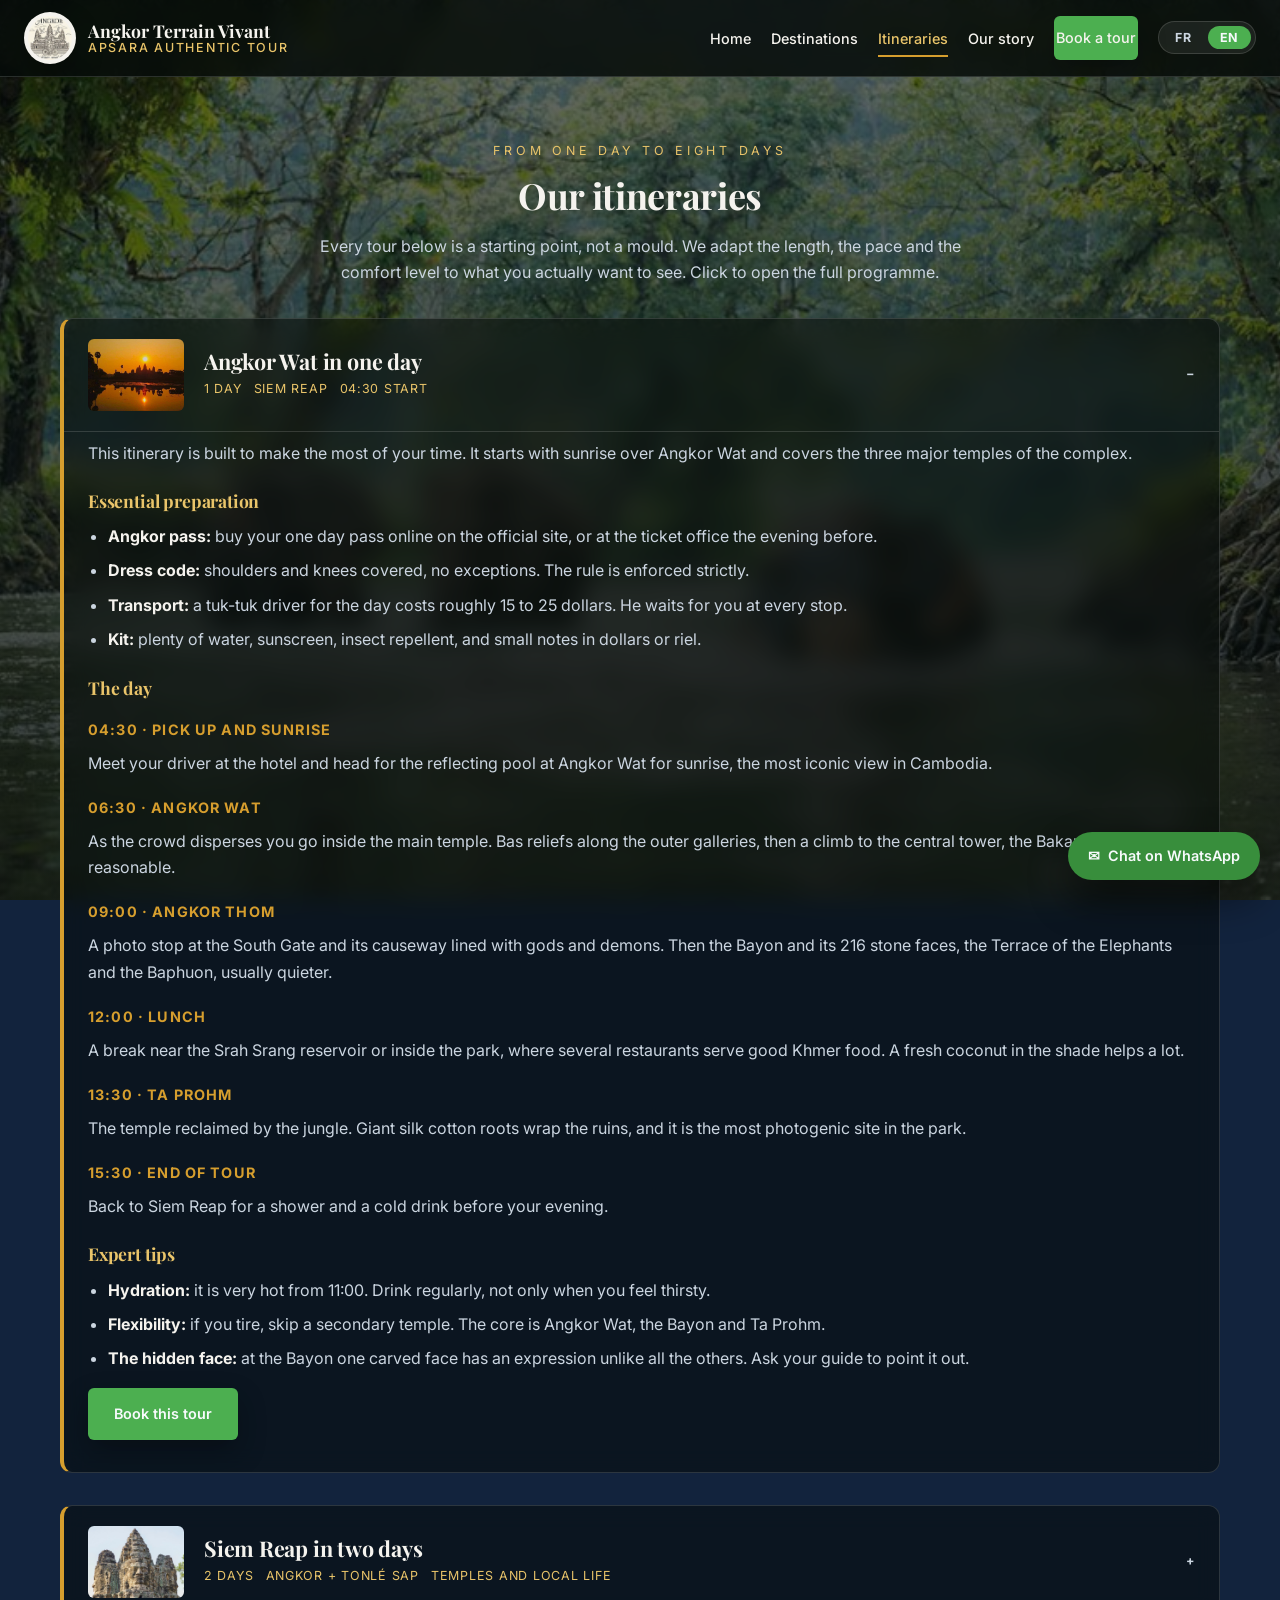
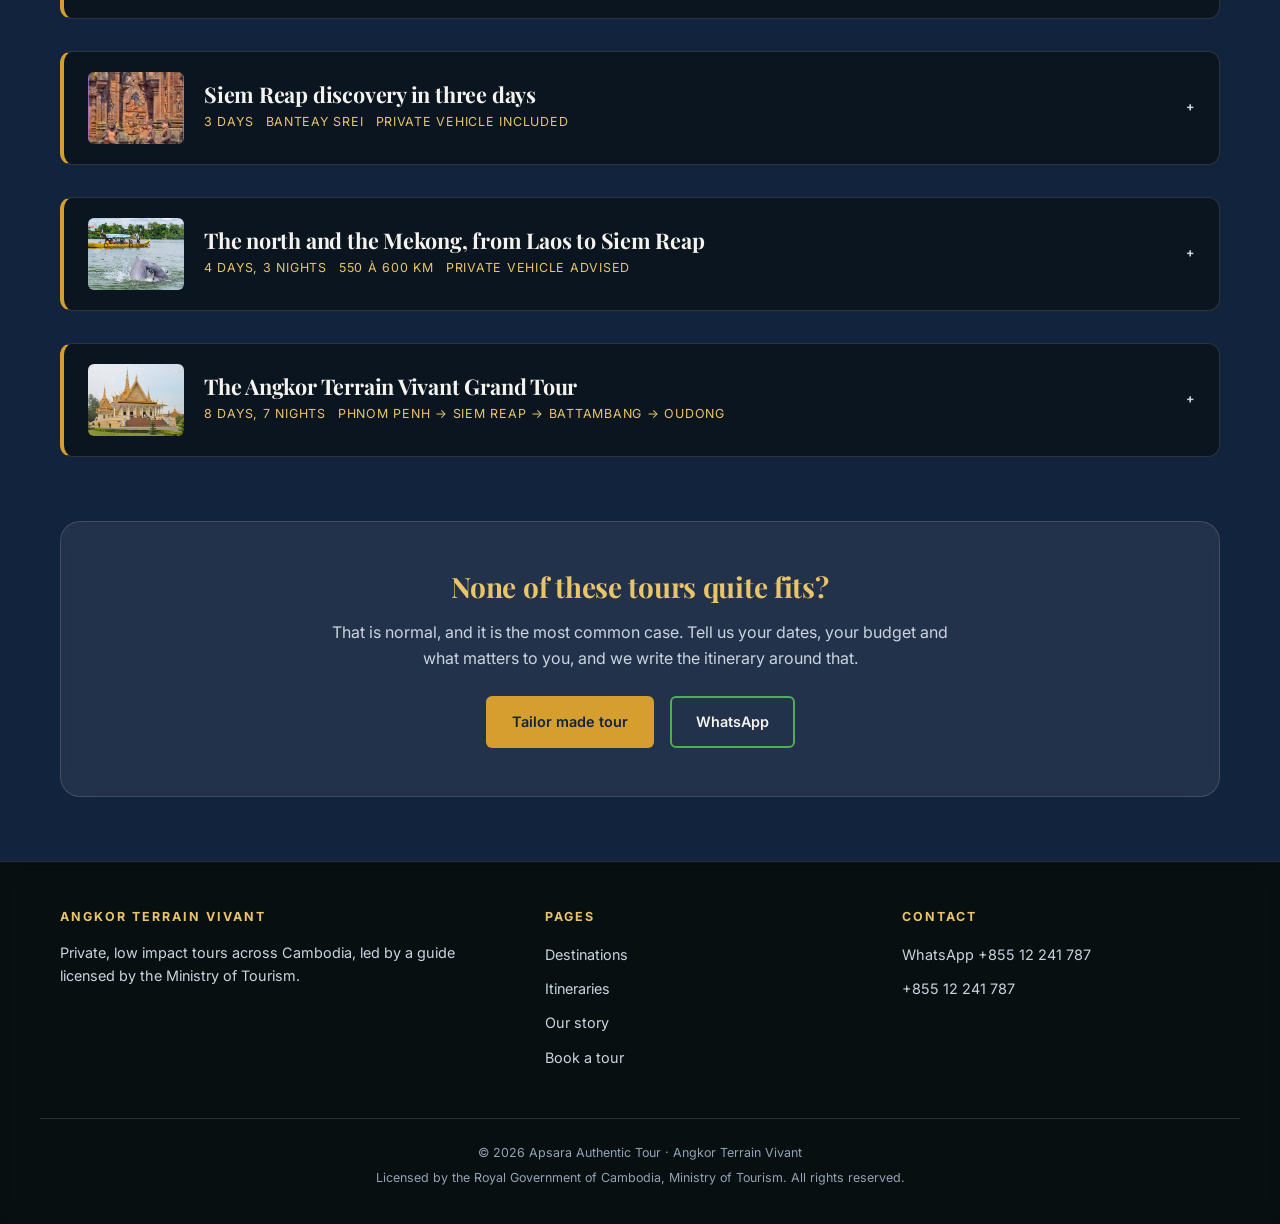
<file: site/itineraires.html>
<!DOCTYPE html>
<html lang="fr">
<head>
<meta charset="UTF-8">
<meta name="viewport" content="width=device-width, initial-scale=1.0">
<title>Itinéraires et circuits au Cambodge | Angkor Terrain Vivant</title>
<meta name="description" content="Cinq itinéraires détaillés, d'une journée à huit jours : Angkor en 1 jour, Siem Reap en 2 ou 3 jours, le nord et le Mékong en 4 jours, et le Grand Tour en 8 jours. Tous personnalisables.">
<link rel="canonical" href="https://angkorterrainvivant.com/itineraires.html">
<meta name="robots" content="index, follow">
<meta property="og:type" content="website">
<meta property="og:site_name" content="Angkor Terrain Vivant">
<meta property="og:locale" content="fr_FR">
<meta property="og:title" content="Itinéraires et circuits au Cambodge | Angkor Terrain Vivant">
<meta property="og:description" content="Cinq itinéraires détaillés, d'une journée à huit jours : Angkor en 1 jour, Siem Reap en 2 ou 3 jours, le nord et le Mékong en 4 jours, et le Grand Tour en 8 jours. Tous personnalisables.">
<meta property="og:image" content="https://angkorterrainvivant.com/assets/img/angkor-causeway.jpg">
<meta name="twitter:card" content="summary_large_image">
<meta name="theme-color" content="#12233d">
<link rel="icon" href="favicon.svg" type="image/svg+xml">
<link rel="apple-touch-icon" href="assets/img/logo.jpg">
<link rel="preconnect" href="https://fonts.googleapis.com">
<link rel="preconnect" href="https://fonts.gstatic.com" crossorigin>
<link rel="stylesheet" href="https://fonts.googleapis.com/css2?family=Inter:wght@400;500;600;700&family=Playfair+Display:ital,wght@0,600;0,700;1,600&display=swap">
<link rel="stylesheet" href="assets/css/site.css?v=2">
</head>
<body>
<a class="skip-link" href="#main">Aller au contenu principal</a>

<nav class="site-nav">
  <a class="brand" href="index.html">
    <img src="assets/img/logo.jpg" alt="Logo Angkor Terrain Vivant">
    <span class="brand-name">Angkor Terrain Vivant
      <span class="brand-tag">Apsara Authentic Tour</span>
    </span>
  </a>
  <button class="nav-toggle" type="button" aria-expanded="false" aria-controls="nav-links" aria-label="Menu">&#9776;</button>
  <ul class="nav-links" id="nav-links">
    <li><a href="index.html"><span data-lang="fr">Accueil</span><span data-lang="en" hidden>Home</span></a></li>
    <li><a href="destinations.html"><span data-lang="fr">Destinations</span><span data-lang="en" hidden>Destinations</span></a></li>
    <li><a href="itineraires.html" aria-current="page"><span data-lang="fr">Itinéraires</span><span data-lang="en" hidden>Itineraries</span></a></li>
    <li><a href="notre-histoire.html"><span data-lang="fr">Notre histoire</span><span data-lang="en" hidden>Our story</span></a></li>
    <li><a href="reserver.html" class="btn btn-primary"><span data-lang="fr">Réserver</span><span data-lang="en" hidden>Book a tour</span></a></li>
    <li>
      <div class="lang-switch" role="group" aria-label="Langue / Language">
        <button type="button" data-set-lang="fr" aria-pressed="true">FR</button>
        <button type="button" data-set-lang="en" aria-pressed="false">EN</button>
      </div>
    </li>
  </ul>
</nav>

<main id="main">
  <header class="page-head">
    <p class="eyebrow"><span data-lang="fr">D'une journée à huit jours</span><span data-lang="en" hidden>From one day to eight days</span></p>
    <h1><span data-lang="fr">Nos itinéraires</span><span data-lang="en" hidden>Our itineraries</span></h1>
    <p><span data-lang="fr">Chaque circuit ci-dessous est un point de départ, pas un moule. Nous adaptons la durée, le rythme et le niveau de confort à ce que vous voulez vraiment voir. Cliquez pour ouvrir le programme complet.</span><span data-lang="en" hidden>Every tour below is a starting point, not a mould. We adapt the length, the pace and the comfort level to what you actually want to see. Click to open the full programme.</span></p>
  </header>

  <div class="wrap">

    <div class="tour-list">

      <!-- ============================ 1 day Angkor -->
      <details class="tour" open>
        <summary>
          <img class="tour-thumb" src="assets/img/angkor-sunrise.jpg" alt="Lever du soleil sur Angkor Wat" loading="lazy" width="720" height="540">
          <span class="tour-head">
            <h2><span data-lang="fr">Angkor Wat en une journée</span><span data-lang="en" hidden>Angkor Wat in one day</span></h2>
            <span class="tour-meta">
              <span><span data-lang="fr">1 journée</span><span data-lang="en" hidden>1 day</span></span>
              <span>Siem Reap</span>
              <span><span data-lang="fr">Départ 04h30</span><span data-lang="en" hidden>04:30 start</span></span>
            </span>
          </span>
          <span class="tour-open" aria-hidden="true"></span>
        </summary>
        <div class="tour-body">
          <div data-lang="fr">
            <p>Cet itinéraire est conçu pour optimiser votre temps : il commence par le lever du soleil sur Angkor Wat et couvre les trois temples majeurs du complexe.</p>

            <h3>Préparatifs essentiels</h3>
            <ul>
              <li><strong>Pass d'Angkor :</strong> achetez votre pass 1 jour en ligne sur le site officiel, ou au guichet la veille au soir.</li>
              <li><strong>Tenue :</strong> épaules et genoux couverts, obligatoire. La règle est appliquée strictement.</li>
              <li><strong>Transport :</strong> un chauffeur de tuk-tuk pour la journée coûte environ 15 à 25 dollars. Il vous attend à chaque étape.</li>
              <li><strong>Équipement :</strong> beaucoup d'eau, crème solaire, anti-moustique, et de petites coupures en dollars ou en riels.</li>
            </ul>

            <h3>Le programme de la journée</h3>
            <p class="day">04h30 &middot; Prise en charge et lever du soleil</p>
            <p>Rendez-vous avec votre chauffeur à l'hôtel. Direction le bassin réfléchissant d'Angkor Wat pour le lever du soleil, le panorama le plus emblématique du Cambodge.</p>
            <p class="day">06h30 &middot; Angkor Wat</p>
            <p>Pendant que la foule se disperse, vous entrez dans le temple principal. Bas-reliefs des galeries extérieures, puis montée à la tour centrale, le Bakan, si la file reste raisonnable.</p>
            <p class="day">09h00 &middot; Angkor Thom</p>
            <p>Arrêt photo à la Porte Sud et sa chaussée bordée de divinités et de démons. Puis le Bayon et ses 216 visages de pierre, la Terrasse des Éléphants et le Baphuon, souvent plus calmes.</p>
            <p class="day">12h00 &middot; Déjeuner</p>
            <p>Pause près du réservoir de Srah Srang ou au coeur du parc, où plusieurs restaurants servent une bonne cuisine khmère. Une noix de coco fraîche à l'ombre fait beaucoup de bien.</p>
            <p class="day">13h30 &middot; Ta Prohm</p>
            <p>Le temple repris par la jungle. Les racines géantes des fromagers enlacent les ruines : c'est le site le plus photogénique du parc.</p>
            <p class="day">15h30 &middot; Fin du circuit</p>
            <p>Retour à Siem Reap pour une douche et un rafraîchissement avant votre soirée.</p>

            <h3>Conseils d'expert</h3>
            <ul>
              <li><strong>Hydratation :</strong> il fait très chaud dès 11h00. Buvez régulièrement, pas seulement quand vous avez soif.</li>
              <li><strong>Flexibilité :</strong> si la fatigue arrive, sautez un temple secondaire. L'essentiel est le trio Angkor Wat, Bayon, Ta Prohm.</li>
              <li><strong>Le visage caché :</strong> au Bayon, un visage sculpté porte une expression différente de tous les autres. Demandez à votre guide de vous le montrer.</li>
            </ul>
          </div>

          <div data-lang="en" hidden>
            <p>This itinerary is built to make the most of your time. It starts with sunrise over Angkor Wat and covers the three major temples of the complex.</p>

            <h3>Essential preparation</h3>
            <ul>
              <li><strong>Angkor pass:</strong> buy your one day pass online on the official site, or at the ticket office the evening before.</li>
              <li><strong>Dress code:</strong> shoulders and knees covered, no exceptions. The rule is enforced strictly.</li>
              <li><strong>Transport:</strong> a tuk-tuk driver for the day costs roughly 15 to 25 dollars. He waits for you at every stop.</li>
              <li><strong>Kit:</strong> plenty of water, sunscreen, insect repellent, and small notes in dollars or riel.</li>
            </ul>

            <h3>The day</h3>
            <p class="day">04:30 &middot; Pick up and sunrise</p>
            <p>Meet your driver at the hotel and head for the reflecting pool at Angkor Wat for sunrise, the most iconic view in Cambodia.</p>
            <p class="day">06:30 &middot; Angkor Wat</p>
            <p>As the crowd disperses you go inside the main temple. Bas reliefs along the outer galleries, then a climb to the central tower, the Bakan, if the queue is reasonable.</p>
            <p class="day">09:00 &middot; Angkor Thom</p>
            <p>A photo stop at the South Gate and its causeway lined with gods and demons. Then the Bayon and its 216 stone faces, the Terrace of the Elephants and the Baphuon, usually quieter.</p>
            <p class="day">12:00 &middot; Lunch</p>
            <p>A break near the Srah Srang reservoir or inside the park, where several restaurants serve good Khmer food. A fresh coconut in the shade helps a lot.</p>
            <p class="day">13:30 &middot; Ta Prohm</p>
            <p>The temple reclaimed by the jungle. Giant silk cotton roots wrap the ruins, and it is the most photogenic site in the park.</p>
            <p class="day">15:30 &middot; End of tour</p>
            <p>Back to Siem Reap for a shower and a cold drink before your evening.</p>

            <h3>Expert tips</h3>
            <ul>
              <li><strong>Hydration:</strong> it is very hot from 11:00. Drink regularly, not only when you feel thirsty.</li>
              <li><strong>Flexibility:</strong> if you tire, skip a secondary temple. The core is Angkor Wat, the Bayon and Ta Prohm.</li>
              <li><strong>The hidden face:</strong> at the Bayon one carved face has an expression unlike all the others. Ask your guide to point it out.</li>
            </ul>
          </div>

          <a class="btn btn-primary" href="reserver.html?tour=angkor-1j"><span data-lang="fr">Réserver ce circuit</span><span data-lang="en" hidden>Book this tour</span></a>
        </div>
      </details>

      <!-- ============================ 2 days -->
      <details class="tour">
        <summary>
          <img class="tour-thumb" src="assets/img/bayon.jpg" alt="Les visages de pierre du Bayon" loading="lazy" width="891" height="676">
          <span class="tour-head">
            <h2><span data-lang="fr">Siem Reap en deux jours</span><span data-lang="en" hidden>Siem Reap in two days</span></h2>
            <span class="tour-meta">
              <span><span data-lang="fr">2 jours</span><span data-lang="en" hidden>2 days</span></span>
              <span>Angkor + Tonlé Sap</span>
              <span><span data-lang="fr">Temples et vie locale</span><span data-lang="en" hidden>Temples and local life</span></span>
            </span>
          </span>
          <span class="tour-open" aria-hidden="true"></span>
        </summary>
        <div class="tour-body">
          <div data-lang="fr">
            <p>Cet itinéraire équilibre les merveilles historiques incontournables et la découverte de la culture locale.</p>

            <p class="day">Jour 1 &middot; Les géants de l'empire khmer</p>
            <ul>
              <li><strong>05h00, lever du soleil à Angkor Wat :</strong> départ matinal pour devancer la chaleur et la foule. Le soleil qui émerge derrière les tours en lotus reste un moment rare.</li>
              <li><strong>08h00, Angkor Thom :</strong> exploration de l'ancienne cité fortifiée. Points forts : le Bayon et la Terrasse des Éléphants.</li>
              <li><strong>12h00, déjeuner et repos :</strong> retour en ville pour déjeuner et se mettre au frais aux heures les plus chaudes.</li>
              <li><strong>14h30, Ta Prohm :</strong> le temple aux racines enlacées, contraste saisissant avec la géométrie d'Angkor Wat.</li>
              <li><strong>19h00, soirée en ville :</strong> Pub Street ou le marché nocturne d'Angkor pour les souvenirs locaux.</li>
            </ul>

            <p class="day">Jour 2 &middot; Culture, paysages et artisanat</p>
            <ul>
              <li><strong>08h30, lac Tonlé Sap :</strong> excursion au village sur pilotis de Kampong Phluk. Autres options possibles : Kampong Khleang, Chong Kneas, Mechrey ou Prek Toal.</li>
              <li><strong>12h30, saveurs locales :</strong> retour en ville pour un amok traditionnel, ce curry de poisson au lait de coco cuit dans une feuille de bananier.</li>
              <li><strong>15h00, Artisans d'Angkor ou ferme de la soie :</strong> sculpture sur pierre et sur bois, tissage de la soie.</li>
              <li><strong>20h00, Phare le cirque cambodgien :</strong> théâtre, danse contemporaine et acrobaties par de jeunes artistes formés localement.</li>
            </ul>

            <h3>Conseils pratiques</h3>
            <ul>
              <li><strong>Code vestimentaire :</strong> épaules et genoux couverts pour tous les sanctuaires.</li>
              <li><strong>Paiement :</strong> prévoyez des espèces. Les petites coupures en dollars doivent être en bon état, sinon elles sont refusées.</li>
            </ul>
          </div>

          <div data-lang="en" hidden>
            <p>This itinerary balances the unmissable historical sites with real local culture.</p>

            <p class="day">Day 1 &middot; Giants of the Khmer empire</p>
            <ul>
              <li><strong>05:00, sunrise at Angkor Wat:</strong> an early start to beat the heat and the crowd. The sun rising behind the lotus towers stays with you.</li>
              <li><strong>08:00, Angkor Thom:</strong> exploring the old walled city. Highlights: the Bayon and the Terrace of the Elephants.</li>
              <li><strong>12:00, lunch and rest:</strong> back into town to eat and stay cool through the hottest hours.</li>
              <li><strong>14:30, Ta Prohm:</strong> the temple held by roots, a sharp contrast with the geometry of Angkor Wat.</li>
              <li><strong>19:00, evening in town:</strong> Pub Street or the Angkor night market for local souvenirs.</li>
            </ul>

            <p class="day">Day 2 &middot; Culture, landscapes and craft</p>
            <ul>
              <li><strong>08:30, Tonle Sap lake:</strong> a trip to the stilt village of Kampong Phluk. Other options: Kampong Khleang, Chong Kneas, Mechrey or Prek Toal.</li>
              <li><strong>12:30, local flavours:</strong> back into town for a traditional amok, the coconut fish curry steamed in a banana leaf.</li>
              <li><strong>15:00, Artisans Angkor or the silk farm:</strong> stone and wood carving, silk weaving.</li>
              <li><strong>20:00, Phare the Cambodian circus:</strong> theatre, contemporary dance and acrobatics by young locally trained artists.</li>
            </ul>

            <h3>Practical notes</h3>
            <ul>
              <li><strong>Dress code:</strong> shoulders and knees covered at every sanctuary.</li>
              <li><strong>Payment:</strong> bring cash. Small dollar notes must be in good condition or they get refused.</li>
            </ul>
          </div>

          <a class="btn btn-primary" href="reserver.html?tour=siem-reap-2j"><span data-lang="fr">Réserver ce circuit</span><span data-lang="en" hidden>Book this tour</span></a>
        </div>
      </details>

      <!-- ============================ 3 days -->
      <details class="tour">
        <summary>
          <img class="tour-thumb" src="assets/img/banteay-srei.jpg" alt="Sculptures de Banteay Srei" loading="lazy" width="452" height="685">
          <span class="tour-head">
            <h2><span data-lang="fr">Découverte de Siem Reap en trois jours</span><span data-lang="en" hidden>Siem Reap discovery in three days</span></h2>
            <span class="tour-meta">
              <span><span data-lang="fr">3 jours</span><span data-lang="en" hidden>3 days</span></span>
              <span>Banteay Srei</span>
              <span><span data-lang="fr">Véhicule privé inclus</span><span data-lang="en" hidden>Private vehicle included</span></span>
            </span>
          </span>
          <span class="tour-open" aria-hidden="true"></span>
        </summary>
        <div class="tour-body">
          <div data-lang="fr">
            <p class="day">Jour 1 &middot; Les temps forts d'Angkor</p>
            <ul>
              <li><strong>Matin :</strong> rencontre avec votre guide francophone à l'hôtel. Angkor Wat, puis Angkor Thom et le Bayon aux visages de pierre.</li>
              <li><strong>Après-midi :</strong> la Terrasse des Éléphants, la Terrasse du Roi Lépreux et le temple de Ta Prohm.</li>
              <li><strong>Soirée :</strong> dîner accompagné d'un spectacle de danse classique apsara.</li>
            </ul>

            <p class="day">Jour 2 &middot; Banteay Srei et la campagne</p>
            <ul>
              <li><strong>Matin :</strong> le temple de Banteay Srei, la citadelle des femmes, réputé pour la finesse de ses sculptures sur grès rose. Halte dans un village d'artisans du sucre de palme.</li>
              <li><strong>Après-midi :</strong> le musée consacré au déminage, puis le temple remarquablement préservé de Banteay Samré.</li>
              <li><strong>Soirée :</strong> temps libre sur Pub Street et au Vieux Marché, le Psar Chas.</li>
            </ul>

            <p class="day">Jour 3 &middot; Tonlé Sap et immersion locale</p>
            <ul>
              <li><strong>Matin :</strong> promenade en bateau sur le lac Tonlé Sap vers le village sur pilotis de Kampong Phluk.</li>
              <li><strong>Après-midi :</strong> les ateliers d'Artisans d'Angkor, pour voir les méthodes traditionnelles à l'oeuvre.</li>
              <li><strong>Soirée :</strong> transfert à l'aéroport international de Siem Reap, ou poursuite de votre séjour.</li>
            </ul>

            <div class="incl-grid">
              <div>
                <h3>Inclus</h3>
                <ul>
                  <li>Guide touristique professionnel licencié</li>
                  <li>Véhicule privé climatisé avec chauffeur</li>
                  <li>Prise en charge et retour à l'hôtel</li>
                  <li>Eau minérale en bouteille</li>
                  <li>Excursion en bateau sur le lac Tonlé Sap</li>
                </ul>
              </div>
              <div>
                <h3>Non inclus</h3>
                <ul>
                  <li>Pass d'entrée au parc archéologique d'Angkor</li>
                  <li>Repas et boissons non mentionnés</li>
                  <li>Dépenses personnelles et pourboires</li>
                  <li>Assurance voyage</li>
                </ul>
              </div>
            </div>
          </div>

          <div data-lang="en" hidden>
            <p class="day">Day 1 &middot; Angkor highlights</p>
            <ul>
              <li><strong>Morning:</strong> meet your guide at the hotel. Angkor Wat, then Angkor Thom and the stone faces of the Bayon.</li>
              <li><strong>Afternoon:</strong> the Terrace of the Elephants, the Terrace of the Leper King and Ta Prohm.</li>
              <li><strong>Evening:</strong> dinner with a classical apsara dance performance.</li>
            </ul>

            <p class="day">Day 2 &middot; Banteay Srei and the countryside</p>
            <ul>
              <li><strong>Morning:</strong> Banteay Srei, the citadel of women, known for the finest pink sandstone carving in the country. Stop at a palm sugar village.</li>
              <li><strong>Afternoon:</strong> the landmine museum, then the remarkably well preserved temple of Banteay Samre.</li>
              <li><strong>Evening:</strong> free time on Pub Street and at the Old Market, Psar Chas.</li>
            </ul>

            <p class="day">Day 3 &middot; Tonle Sap and local life</p>
            <ul>
              <li><strong>Morning:</strong> boat trip on the Tonle Sap lake to the stilt village of Kampong Phluk.</li>
              <li><strong>Afternoon:</strong> the Artisans Angkor workshops, to watch traditional methods at work.</li>
              <li><strong>Evening:</strong> transfer to Siem Reap international airport, or carry on with your trip.</li>
            </ul>

            <div class="incl-grid">
              <div>
                <h3>Included</h3>
                <ul>
                  <li>Professional licensed tour guide</li>
                  <li>Private air conditioned vehicle with driver</li>
                  <li>Hotel pick up and drop off</li>
                  <li>Bottled mineral water</li>
                  <li>Boat trip on the Tonle Sap lake</li>
                </ul>
              </div>
              <div>
                <h3>Not included</h3>
                <ul>
                  <li>Angkor archaeological park entry pass</li>
                  <li>Meals and drinks not listed</li>
                  <li>Personal spending and tips</li>
                  <li>Travel insurance</li>
                </ul>
              </div>
            </div>
          </div>

          <a class="btn btn-primary" href="reserver.html?tour=siem-reap-3j"><span data-lang="fr">Réserver ce circuit</span><span data-lang="en" hidden>Book this tour</span></a>
        </div>
      </details>

      <!-- ============================ 4 days north -->
      <details class="tour">
        <summary>
          <img class="tour-thumb" src="assets/img/dauphin-mekong.jpg" alt="Dauphin du Mékong à Kampi" loading="lazy" width="842" height="549">
          <span class="tour-head">
            <h2><span data-lang="fr">Le nord et le Mékong, du Laos à Siem Reap</span><span data-lang="en" hidden>The north and the Mekong, from Laos to Siem Reap</span></h2>
            <span class="tour-meta">
              <span><span data-lang="fr">4 jours, 3 nuits</span><span data-lang="en" hidden>4 days, 3 nights</span></span>
              <span>550 à 600 km</span>
              <span><span data-lang="fr">Véhicule privé recommandé</span><span data-lang="en" hidden>Private vehicle advised</span></span>
            </span>
          </span>
          <span class="tour-open" aria-hidden="true"></span>
        </summary>
        <div class="tour-body">
          <div data-lang="fr">
            <p>Cet itinéraire vous emmène de la frontière laotienne, à Dom Kralor, le long du Mékong à travers Stung Treng et Kratié, puis traverse le pays jusqu'à Siem Reap. Comptez 550 à 600 km au total : un véhicule privé est vivement recommandé.</p>

            <p class="day">Jour 1 &middot; De la frontière laotienne à Stung Treng</p>
            <ul>
              <li><strong>Matin :</strong> passage de la frontière à Dom Kralor. Ayez votre e-visa ou vos documents de visa à l'arrivée prêts.</li>
              <li><strong>Après-midi :</strong> arrivée à Stung Treng, au confluent du Mékong et de la rivière Sekong.</li>
              <li><strong>Activités :</strong> marché local et croisière au coucher du soleil sur le Mékong.</li>
            </ul>

            <p class="day">Jour 2 &middot; Stung Treng vers Kratié, la route des dauphins</p>
            <ul>
              <li><strong>Matin :</strong> route vers Kratié, environ deux heures trente.</li>
              <li><strong>Après-midi au site de Kampi :</strong> embarquement en bateau traditionnel pour observer les dauphins de l'Irrawaddy dans leur milieu naturel.</li>
              <li><strong>Île de Koh Trong :</strong> balade à vélo sur cette île paisible du Mékong, entre vergers et villages.</li>
              <li><strong>Soirée :</strong> dîner au bord du fleuve face au coucher de soleil.</li>
            </ul>

            <p class="day">Jour 3 &middot; Kratié vers Siem Reap, la traversée du pays</p>
            <ul>
              <li><strong>Matin :</strong> journée de route vers l'ouest, six à sept heures, via Kampong Cham.</li>
              <li><strong>Escale conseillée :</strong> Kampong Cham, pour le pont de bambou en saison sèche ou le temple ancien de Wat Nokor.</li>
              <li><strong>Soirée :</strong> arrivée à Siem Reap et installation à l'hôtel.</li>
            </ul>

            <p class="day">Jour 4 &middot; Préparation et détente à Siem Reap</p>
            <ul>
              <li><strong>Matin :</strong> repos après la longue traversée.</li>
              <li><strong>Après-midi :</strong> achat de votre pass d'Angkor au centre officiel des billets.</li>
              <li><strong>Soirée :</strong> le Vieux Marché, ou le spectacle du cirque Phare.</li>
            </ul>
          </div>

          <div data-lang="en" hidden>
            <p>This route takes you from the Lao border at Dom Kralor, down the Mekong through Stung Treng and Kratie, then across the country to Siem Reap. Around 550 to 600 km in total, so a private vehicle is strongly advised.</p>

            <p class="day">Day 1 &middot; From the Lao border to Stung Treng</p>
            <ul>
              <li><strong>Morning:</strong> border crossing at Dom Kralor. Have your e-visa or visa on arrival documents ready.</li>
              <li><strong>Afternoon:</strong> arrival in Stung Treng, where the Mekong meets the Sekong river.</li>
              <li><strong>Activities:</strong> the local market and a sunset cruise on the Mekong.</li>
            </ul>

            <p class="day">Day 2 &middot; Stung Treng to Kratie, the dolphin road</p>
            <ul>
              <li><strong>Morning:</strong> drive to Kratie, around two and a half hours.</li>
              <li><strong>Afternoon at the Kampi site:</strong> board a traditional boat to watch Irrawaddy dolphins in their own habitat.</li>
              <li><strong>Koh Trong island:</strong> a bike ride on this quiet Mekong island, through orchards and villages.</li>
              <li><strong>Evening:</strong> dinner by the river facing the sunset.</li>
            </ul>

            <p class="day">Day 3 &middot; Kratie to Siem Reap, crossing the country</p>
            <ul>
              <li><strong>Morning:</strong> a driving day west, six to seven hours, via Kampong Cham.</li>
              <li><strong>Suggested stop:</strong> Kampong Cham, for the bamboo bridge in the dry season or the old temple of Wat Nokor.</li>
              <li><strong>Evening:</strong> arrival in Siem Reap and hotel check in.</li>
            </ul>

            <p class="day">Day 4 &middot; Preparing and unwinding in Siem Reap</p>
            <ul>
              <li><strong>Morning:</strong> rest after the long crossing.</li>
              <li><strong>Afternoon:</strong> buy your Angkor pass at the official ticket centre.</li>
              <li><strong>Evening:</strong> the Old Market, or the Phare circus show.</li>
            </ul>
          </div>

          <a class="btn btn-primary" href="reserver.html?tour=nord-mekong-4j"><span data-lang="fr">Réserver ce circuit</span><span data-lang="en" hidden>Book this tour</span></a>
        </div>
      </details>

      <!-- ============================ 8 days grand tour -->
      <details class="tour">
        <summary>
          <img class="tour-thumb" src="assets/img/royal-palace.jpg" alt="Le Palais Royal de Phnom Penh" loading="lazy" width="1280" height="855">
          <span class="tour-head">
            <h2><span data-lang="fr">Le Grand Tour Angkor Terrain Vivant</span><span data-lang="en" hidden>The Angkor Terrain Vivant Grand Tour</span></h2>
            <span class="tour-meta">
              <span><span data-lang="fr">8 jours, 7 nuits</span><span data-lang="en" hidden>8 days, 7 nights</span></span>
              <span>Phnom Penh &rarr; Siem Reap &rarr; Battambang &rarr; Oudong</span>
            </span>
          </span>
          <span class="tour-open" aria-hidden="true"></span>
        </summary>
        <div class="tour-body">
          <div data-lang="fr">
            <p>Le circuit complet : Phnom Penh, Siem Reap, Battambang, Kampong Chhnang, Oudong, retour à Phnom Penh.</p>

            <p class="day">Jour 1 &middot; Arrivée à Phnom Penh</p>
            <div class="pill-row"><span class="pill">Dîner de bienvenue</span></div>
            <ul>
              <li>Accueil à l'aéroport international de Phnom Penh par votre guide.</li>
              <li>Transfert et installation à l'hôtel.</li>
              <li>Palais Royal, Pagode d'Argent et Musée National.</li>
              <li>Promenade le long du quai Sisowath, au bord du Mékong.</li>
            </ul>

            <p class="day">Jour 2 &middot; Phnom Penh</p>
            <div class="pill-row"><span class="pill">Petit-déjeuner</span><span class="pill">Déjeuner</span></div>
            <ul>
              <li>Monument de l'Indépendance et Wat Phnom.</li>
              <li>Marché Central, le Psar Thmei.</li>
              <li>Musée du génocide de Tuol Sleng, ancienne prison S-21, et Choeung Ek.</li>
              <li>En fin d'après-midi, croisière au coucher du soleil au confluent du Mékong et du Tonlé Sap.</li>
            </ul>

            <p class="day">Jour 3 &middot; Phnom Penh vers Siem Reap, environ 315 km</p>
            <div class="pill-row"><span class="pill">Petit-déjeuner</span><span class="pill">Déjeuner</span></div>
            <ul>
              <li>Route vers Siem Reap.</li>
              <li>Arrêt au marché de Skun, connu pour ses tarentules grillées, et au pont ancien de Spean Praptos à Kampong Kdei.</li>
              <li>Arrivée à Siem Reap et installation. Le soir, dîner spectacle apsara.</li>
            </ul>

            <p class="day">Jour 4 &middot; Le parc archéologique d'Angkor</p>
            <div class="pill-row"><span class="pill">Petit-déjeuner</span><span class="pill">Déjeuner</span></div>
            <ul>
              <li>Lever du soleil à Angkor Wat.</li>
              <li>Angkor Wat, Angkor Thom, le Bayon, le Baphuon et la Terrasse des Éléphants.</li>
              <li>Après-midi à Ta Prohm. Soirée libre sur Pub Street.</li>
            </ul>

            <p class="day">Jour 5 &middot; Banteay Srei et le Tonlé Sap</p>
            <div class="pill-row"><span class="pill">Petit-déjeuner</span><span class="pill">Déjeuner</span></div>
            <ul>
              <li>Le grès rose de Banteay Srei.</li>
              <li>Arrêt dans un village de producteurs de sucre de palme.</li>
              <li>Excursion en bateau sur le Tonlé Sap, au village flottant de Kampong Phluk.</li>
            </ul>

            <p class="day">Jour 6 &middot; Siem Reap vers Battambang, environ 170 km</p>
            <div class="pill-row"><span class="pill">Petit-déjeuner</span><span class="pill">Déjeuner</span></div>
            <ul>
              <li>Route vers Battambang, capitale agricole du pays.</li>
              <li>Le train de bambou, le norry, et le temple de Wat Banan.</li>
              <li>En fin d'après-midi à Phnom Sampov, le vol de millions de chauves-souris sortant de la grotte au crépuscule.</li>
            </ul>

            <p class="day">Jour 7 &middot; Battambang, Kampong Chhnang, Oudong, Phnom Penh, environ 290 km</p>
            <div class="pill-row"><span class="pill">Petit-déjeuner</span><span class="pill">Déjeuner</span><span class="pill">Dîner</span></div>
            <ul>
              <li>Route de retour vers Phnom Penh.</li>
              <li>Escale au village de potiers de Kampong Chhnang.</li>
              <li>Oudong, ancienne capitale royale, et ses stupas perchés au-dessus des rizières.</li>
              <li>Dîner d'adieu et nuit à Phnom Penh.</li>
            </ul>

            <p class="day">Jour 8 &middot; Départ</p>
            <div class="pill-row"><span class="pill">Petit-déjeuner</span></div>
            <ul>
              <li>Temps libre pour les derniers achats au Marché Russe ou au Marché Central.</li>
              <li>Transfert à l'aéroport.</li>
            </ul>

            <h3>Les points forts</h3>
            <ul>
              <li><strong>Phnom Penh :</strong> le Palais Royal, l'histoire du pays, la croisière sur le Mékong.</li>
              <li><strong>Siem Reap :</strong> les plus beaux temples d'Angkor et le lac Tonlé Sap.</li>
              <li><strong>Battambang :</strong> le train de bambou, l'architecture coloniale et le vol des chauves-souris.</li>
              <li><strong>Kampong Chhnang et Oudong :</strong> la poterie traditionnelle et le patrimoine royal.</li>
            </ul>
          </div>

          <div data-lang="en" hidden>
            <p>The full circuit: Phnom Penh, Siem Reap, Battambang, Kampong Chhnang, Oudong, back to Phnom Penh.</p>

            <p class="day">Day 1 &middot; Arrival in Phnom Penh</p>
            <div class="pill-row"><span class="pill">Welcome dinner</span></div>
            <ul>
              <li>Met at Phnom Penh international airport by your guide.</li>
              <li>Transfer and hotel check in.</li>
              <li>Royal Palace, Silver Pagoda and National Museum.</li>
              <li>A walk along Sisowath Quay by the Mekong.</li>
            </ul>

            <p class="day">Day 2 &middot; Phnom Penh</p>
            <div class="pill-row"><span class="pill">Breakfast</span><span class="pill">Lunch</span></div>
            <ul>
              <li>Independence Monument and Wat Phnom.</li>
              <li>Central Market, Psar Thmei.</li>
              <li>The Tuol Sleng genocide museum, the former S-21 prison, and Choeung Ek.</li>
              <li>Late afternoon sunset cruise where the Mekong meets the Tonle Sap.</li>
            </ul>

            <p class="day">Day 3 &middot; Phnom Penh to Siem Reap, about 315 km</p>
            <div class="pill-row"><span class="pill">Breakfast</span><span class="pill">Lunch</span></div>
            <ul>
              <li>Drive to Siem Reap.</li>
              <li>Stop at Skun market, known for its grilled tarantulas, and the old Spean Praptos bridge at Kampong Kdei.</li>
              <li>Arrival and check in. In the evening, an apsara dinner show.</li>
            </ul>

            <p class="day">Day 4 &middot; The Angkor archaeological park</p>
            <div class="pill-row"><span class="pill">Breakfast</span><span class="pill">Lunch</span></div>
            <ul>
              <li>Sunrise at Angkor Wat.</li>
              <li>Angkor Wat, Angkor Thom, the Bayon, the Baphuon and the Terrace of the Elephants.</li>
              <li>Afternoon at Ta Prohm. Free evening on Pub Street.</li>
            </ul>

            <p class="day">Day 5 &middot; Banteay Srei and the Tonle Sap</p>
            <div class="pill-row"><span class="pill">Breakfast</span><span class="pill">Lunch</span></div>
            <ul>
              <li>The pink sandstone of Banteay Srei.</li>
              <li>A stop at a palm sugar producing village.</li>
              <li>Boat trip on the Tonle Sap to the floating village of Kampong Phluk.</li>
            </ul>

            <p class="day">Day 6 &middot; Siem Reap to Battambang, about 170 km</p>
            <div class="pill-row"><span class="pill">Breakfast</span><span class="pill">Lunch</span></div>
            <ul>
              <li>Drive to Battambang, the country's farming capital.</li>
              <li>The bamboo train, the norry, and the temple of Wat Banan.</li>
              <li>Late afternoon at Phnom Sampov, where millions of bats stream out of the cave at dusk.</li>
            </ul>

            <p class="day">Day 7 &middot; Battambang, Kampong Chhnang, Oudong, Phnom Penh, about 290 km</p>
            <div class="pill-row"><span class="pill">Breakfast</span><span class="pill">Lunch</span><span class="pill">Dinner</span></div>
            <ul>
              <li>The road back to Phnom Penh.</li>
              <li>A stop at the potters' village of Kampong Chhnang.</li>
              <li>Oudong, the former royal capital, and its stupas above the rice fields.</li>
              <li>Farewell dinner and night in Phnom Penh.</li>
            </ul>

            <p class="day">Day 8 &middot; Departure</p>
            <div class="pill-row"><span class="pill">Breakfast</span></div>
            <ul>
              <li>Free time for last shopping at the Russian Market or the Central Market.</li>
              <li>Transfer to the airport.</li>
            </ul>

            <h3>Trip highlights</h3>
            <ul>
              <li><strong>Phnom Penh:</strong> the Royal Palace, the country's history, the Mekong cruise.</li>
              <li><strong>Siem Reap:</strong> the finest temples of Angkor and the Tonle Sap lake.</li>
              <li><strong>Battambang:</strong> the bamboo train, colonial architecture and the bat flight.</li>
              <li><strong>Kampong Chhnang and Oudong:</strong> traditional pottery and royal heritage.</li>
            </ul>
          </div>

          <a class="btn btn-primary" href="reserver.html?tour=grand-tour-8j"><span data-lang="fr">Réserver ce circuit</span><span data-lang="en" hidden>Book this tour</span></a>
        </div>
      </details>

    </div>

    <section class="cta">
      <h2><span data-lang="fr">Aucun de ces circuits ne colle exactement ?</span><span data-lang="en" hidden>None of these tours quite fits?</span></h2>
      <p><span data-lang="fr">C'est normal, et c'est le plus fréquent. Dites-nous vos dates, votre budget et ce qui compte pour vous, et nous écrivons l'itinéraire autour de cela.</span><span data-lang="en" hidden>That is normal, and it is the most common case. Tell us your dates, your budget and what matters to you, and we write the itinerary around that.</span></p>
      <div class="hero-actions">
        <a class="btn btn-gold" href="reserver.html?tour=sur-mesure"><span data-lang="fr">Circuit sur mesure</span><span data-lang="en" hidden>Tailor made tour</span></a>
        <a class="btn btn-ghost" href="https://wa.me/85512241787" target="_blank" rel="noopener">WhatsApp</a>
      </div>
    </section>

  </div>

</main>

<footer class="site-foot">
  <div class="foot-grid">
    <div>
      <h3>Angkor Terrain Vivant</h3>
      <p><span data-lang="fr">Circuits privés et écotouristiques à travers le Cambodge, conduits par un guide francophone licencié par le Ministère du Tourisme.</span><span data-lang="en" hidden>Private, low impact tours across Cambodia, led by a guide licensed by the Ministry of Tourism.</span></p>
    </div>
    <div>
      <h3><span data-lang="fr">Navigation</span><span data-lang="en" hidden>Pages</span></h3>
      <ul>
        <li><a href="destinations.html"><span data-lang="fr">Destinations</span><span data-lang="en" hidden>Destinations</span></a></li>
        <li><a href="itineraires.html"><span data-lang="fr">Itinéraires</span><span data-lang="en" hidden>Itineraries</span></a></li>
        <li><a href="notre-histoire.html"><span data-lang="fr">Notre histoire</span><span data-lang="en" hidden>Our story</span></a></li>
        <li><a href="reserver.html"><span data-lang="fr">Réserver un circuit</span><span data-lang="en" hidden>Book a tour</span></a></li>
      </ul>
    </div>
    <div>
      <h3>Contact</h3>
      <ul>
        <li><a href="https://wa.me/85512241787" target="_blank" rel="noopener">WhatsApp +855 12 241 787</a></li>
        <li><a href="tel:+85512241787">+855 12 241 787</a></li>
      </ul>
    </div>
  </div>
  <div class="foot-legal">
    <p>&copy; <span data-year>2026</span> Apsara Authentic Tour &middot; Angkor Terrain Vivant</p>
    <p><span data-lang="fr">Sous licence du Gouvernement Royal du Cambodge, Ministère du Tourisme. Tous droits réservés.</span><span data-lang="en" hidden>Licensed by the Royal Government of Cambodia, Ministry of Tourism. All rights reserved.</span></p>
  </div>
</footer>

<a class="wa-float" href="https://wa.me/85512241787" target="_blank" rel="noopener">
  <span aria-hidden="true">&#9993;</span>
  <span data-lang="fr">Écrire sur WhatsApp</span><span data-lang="en" hidden>Chat on WhatsApp</span>
</a>

<script src="assets/js/site.js?v=2" defer></script>
</body>
</html>
</file>
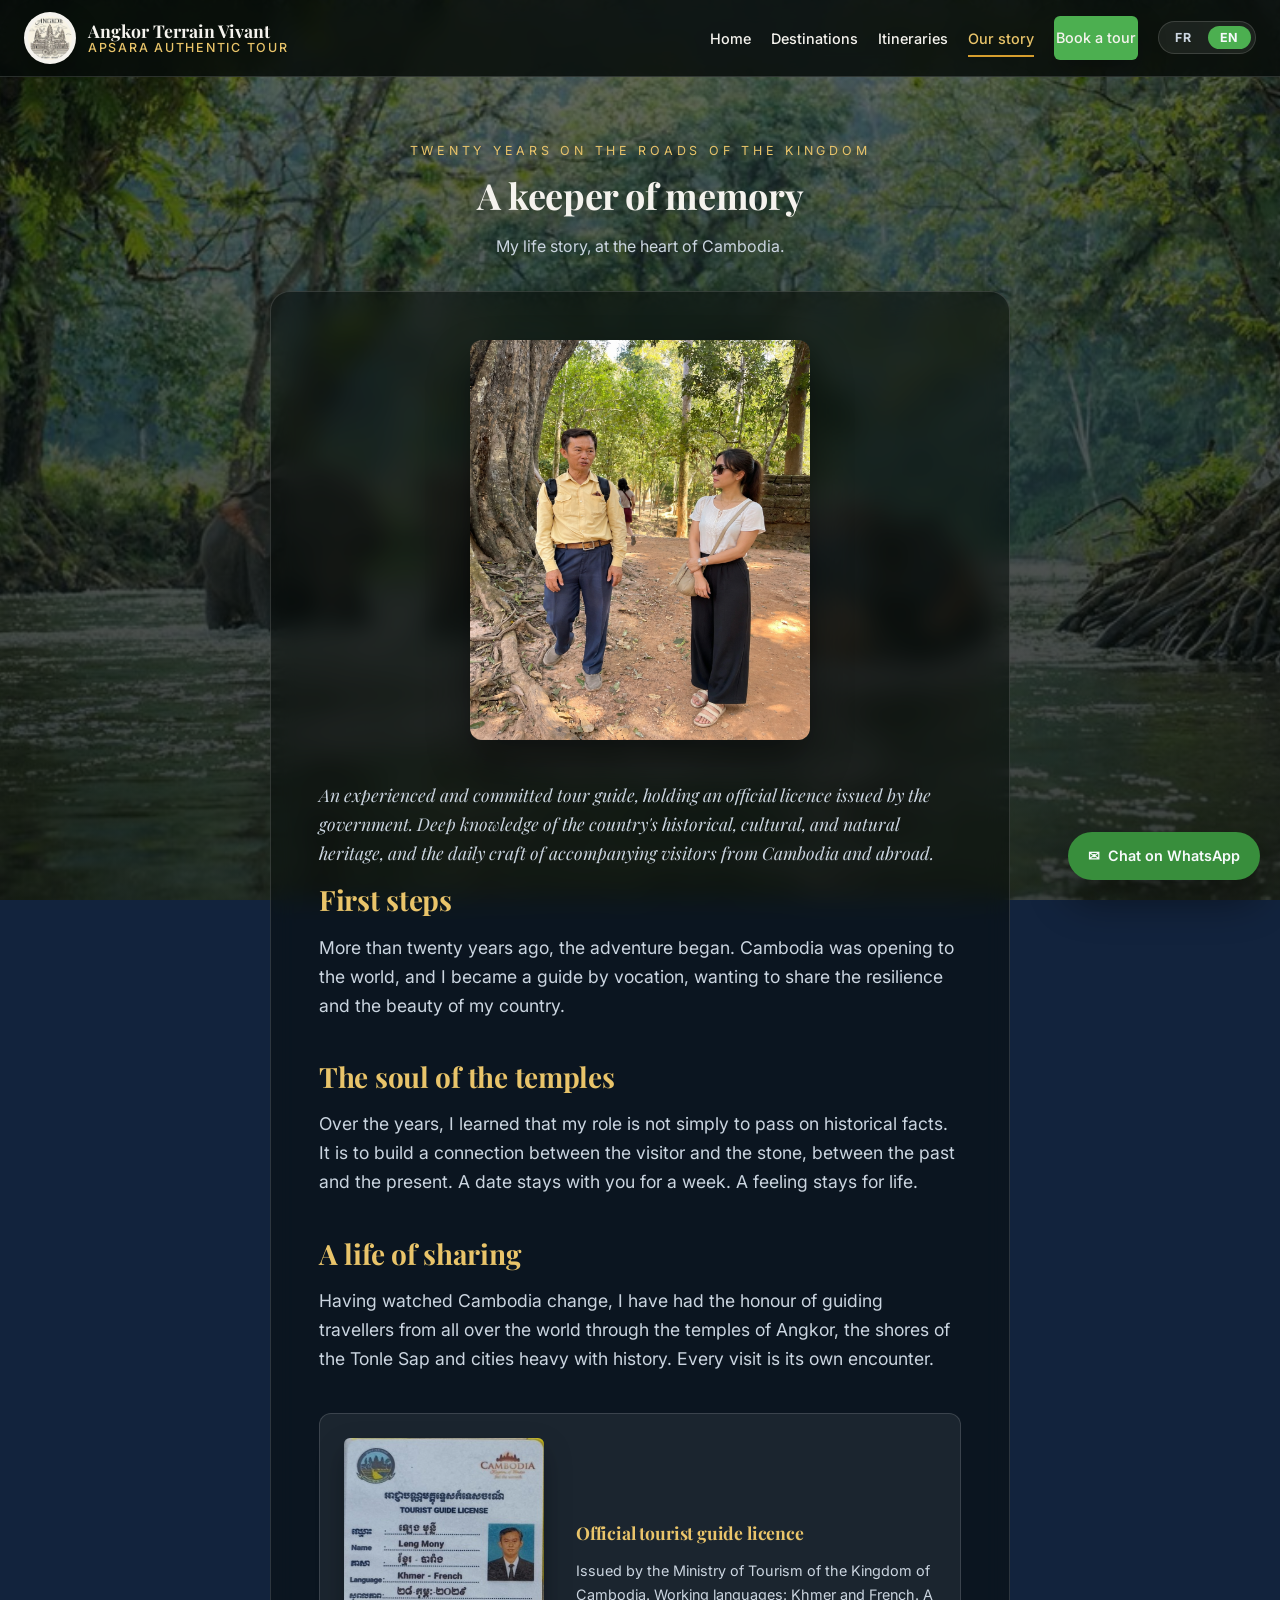
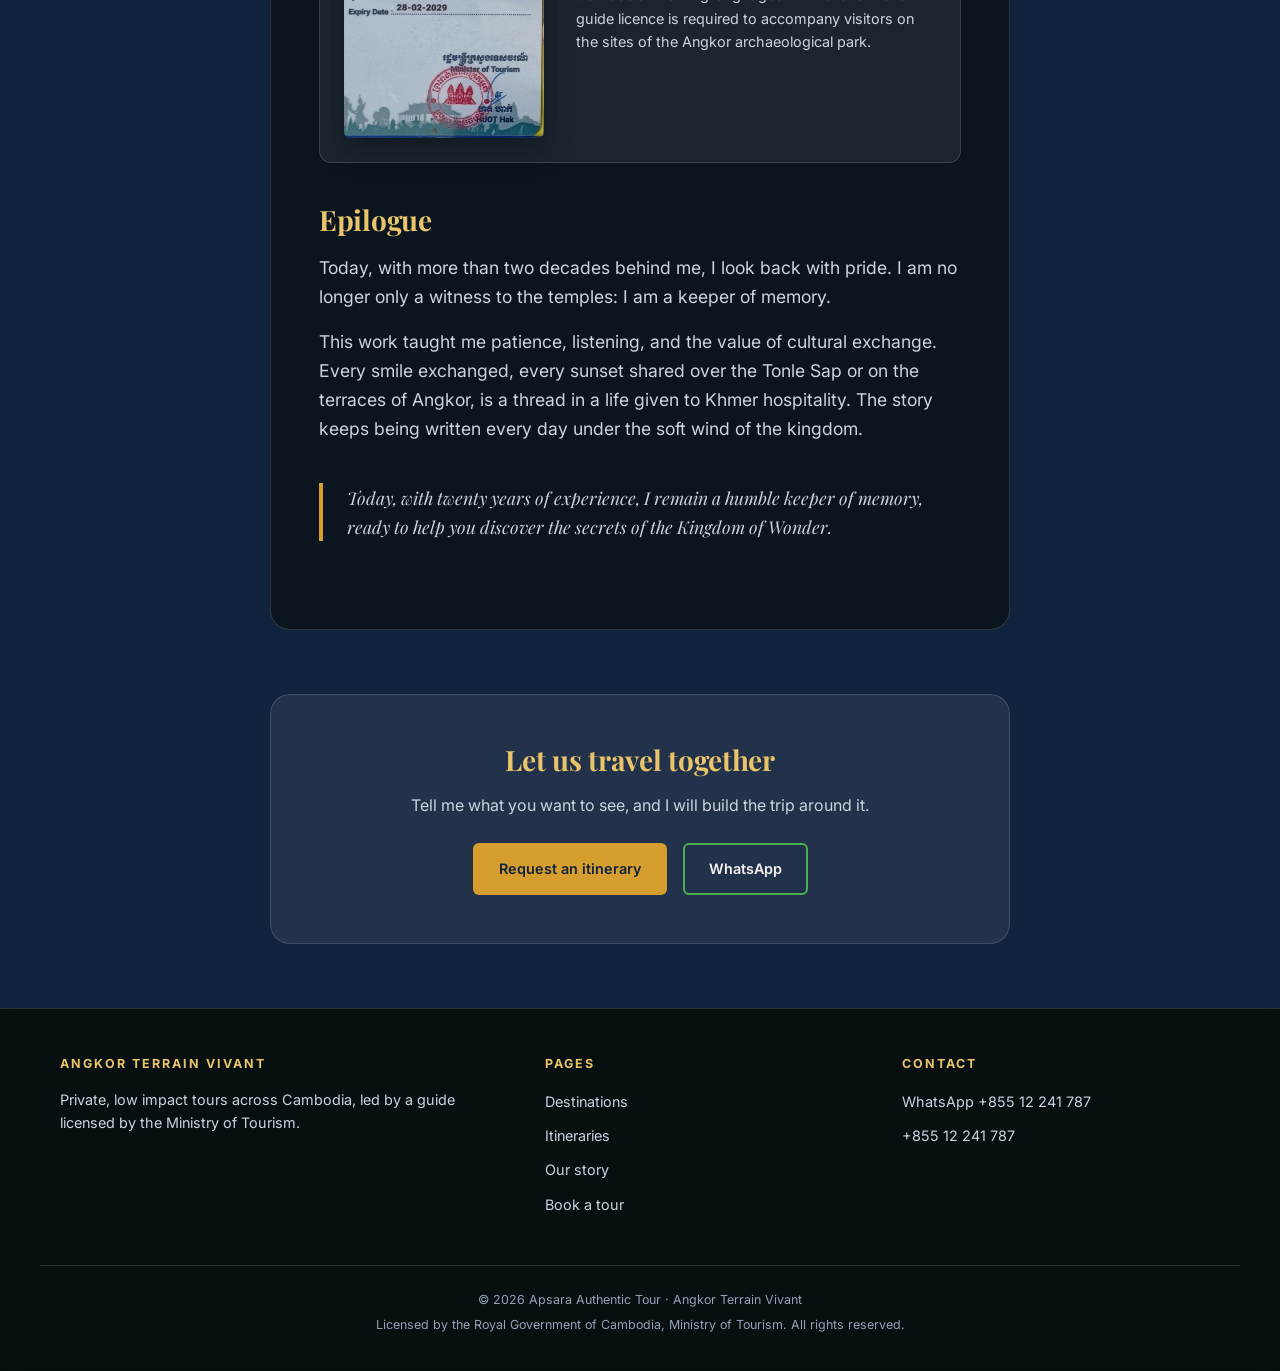
<file: site/notre-histoire.html>
<!DOCTYPE html>
<html lang="fr">
<head>
<meta charset="UTF-8">
<meta name="viewport" content="width=device-width, initial-scale=1.0">
<title>Notre histoire | Angkor Terrain Vivant</title>
<meta name="description" content="Plus de vingt ans à guider des voyageurs à travers le Cambodge. Un guide licencié par le Ministère du Tourisme, en khmer et en français.">
<link rel="canonical" href="https://angkorterrainvivant.com/notre-histoire.html">
<meta name="robots" content="index, follow">
<meta property="og:type" content="website">
<meta property="og:site_name" content="Angkor Terrain Vivant">
<meta property="og:locale" content="fr_FR">
<meta property="og:title" content="Notre histoire | Angkor Terrain Vivant">
<meta property="og:description" content="Plus de vingt ans à guider des voyageurs à travers le Cambodge. Un guide licencié par le Ministère du Tourisme, en khmer et en français.">
<meta property="og:image" content="https://angkorterrainvivant.com/assets/img/guide-client.jpg">
<meta name="twitter:card" content="summary_large_image">
<meta name="theme-color" content="#12233d">
<link rel="icon" href="favicon.svg" type="image/svg+xml">
<link rel="apple-touch-icon" href="assets/img/logo.jpg">
<link rel="preconnect" href="https://fonts.googleapis.com">
<link rel="preconnect" href="https://fonts.gstatic.com" crossorigin>
<link rel="stylesheet" href="https://fonts.googleapis.com/css2?family=Inter:wght@400;500;600;700&family=Playfair+Display:ital,wght@0,600;0,700;1,600&display=swap">
<link rel="stylesheet" href="assets/css/site.css?v=2">
</head>
<body>
<a class="skip-link" href="#main">Aller au contenu principal</a>

<nav class="site-nav">
  <a class="brand" href="index.html">
    <img src="assets/img/logo.jpg" alt="Logo Angkor Terrain Vivant">
    <span class="brand-name">Angkor Terrain Vivant
      <span class="brand-tag">Apsara Authentic Tour</span>
    </span>
  </a>
  <button class="nav-toggle" type="button" aria-expanded="false" aria-controls="nav-links" aria-label="Menu">&#9776;</button>
  <ul class="nav-links" id="nav-links">
    <li><a href="index.html"><span data-lang="fr">Accueil</span><span data-lang="en" hidden>Home</span></a></li>
    <li><a href="destinations.html"><span data-lang="fr">Destinations</span><span data-lang="en" hidden>Destinations</span></a></li>
    <li><a href="itineraires.html"><span data-lang="fr">Itinéraires</span><span data-lang="en" hidden>Itineraries</span></a></li>
    <li><a href="notre-histoire.html" aria-current="page"><span data-lang="fr">Notre histoire</span><span data-lang="en" hidden>Our story</span></a></li>
    <li><a href="reserver.html" class="btn btn-primary"><span data-lang="fr">Réserver</span><span data-lang="en" hidden>Book a tour</span></a></li>
    <li>
      <div class="lang-switch" role="group" aria-label="Langue / Language">
        <button type="button" data-set-lang="fr" aria-pressed="true">FR</button>
        <button type="button" data-set-lang="en" aria-pressed="false">EN</button>
      </div>
    </li>
  </ul>
</nav>

<main id="main">
  <header class="page-head">
    <p class="eyebrow"><span data-lang="fr">Vingt ans sur les chemins du royaume</span><span data-lang="en" hidden>Twenty years on the roads of the kingdom</span></p>
    <h1><span data-lang="fr">Un passeur de mémoire</span><span data-lang="en" hidden>A keeper of memory</span></h1>
    <p><span data-lang="fr">Mon récit de vie au cœur du Cambodge.</span><span data-lang="en" hidden>My life story, at the heart of Cambodia.</span></p>
  </header>

  <div class="wrap wrap-narrow">
    <article class="story">

      <img class="portrait" src="assets/img/guide-client.png" alt="Le guide accompagnant une voyageuse sur un sentier ombragé du Cambodge" width="960" height="400">

      <div data-lang="fr">
        <p class="story-lead">Guide touristique expérimenté et passionné, titulaire d'une licence officielle délivrée par le gouvernement. Une connaissance profonde du patrimoine historique, culturel et naturel du pays, et le métier d'accompagner des visiteurs venus d'ici comme d'ailleurs.</p>

        <h2>Les premiers pas</h2>
        <p>Il y a plus de vingt ans, l'aventure a commencé. Le Cambodge s'ouvrait au monde, et je devenais guide par vocation, avec le désir de partager la résilience et la beauté de mon pays.</p>

        <h2>L'âme des temples</h2>
        <p>Au fil des années, j'ai appris que mon rôle ne se limite pas à transmettre des faits historiques. Il consiste à créer une connexion entre le visiteur et la pierre, entre le passé et le présent. Une date se retient une semaine. Une émotion se garde toute une vie.</p>

        <h2>Une vie de partage</h2>
        <p>Témoin de l'évolution du Cambodge, j'ai eu l'honneur de guider des voyageurs venus du monde entier à travers les temples d'Angkor, les rives du Tonlé Sap et les villes chargées d'histoire. Chaque visite est une rencontre unique.</p>

        <div class="credential">
          <img src="assets/img/licence.jpg" alt="Licence officielle de guide touristique délivrée par le Ministère du Tourisme du Cambodge" width="640" height="300">
          <div>
            <h3>Licence officielle de guide touristique</h3>
            <p>Délivrée par le Ministère du Tourisme du Royaume du Cambodge. Langues de travail : khmer et français. Une licence de guide est obligatoire pour accompagner des visiteurs sur les sites du parc archéologique d'Angkor.</p>
          </div>
        </div>

        <h2>Épilogue</h2>
        <p>Aujourd'hui, avec plus de deux décennies d'expérience, je regarde en arrière avec fierté. Je ne suis plus seulement un témoin des temples : je suis un passeur de mémoire.</p>
        <p>Ce métier m'a appris la patience, l'écoute et l'importance du partage culturel. Chaque sourire échangé, chaque coucher de soleil partagé sur le Tonlé Sap ou sur les terrasses d'Angkor forme la trame d'une vie dédiée à l'hospitalité khmère. L'histoire continue de s'écrire chaque jour sous le vent doux du royaume.</p>

        <p class="pull-quote">Aujourd'hui, avec vingt ans d'expérience, je reste un humble passeur de mémoire, prêt à vous faire découvrir les secrets du royaume merveilleux.</p>
      </div>

      <div data-lang="en" hidden>
        <p class="story-lead">An experienced and committed tour guide, holding an official licence issued by the government. Deep knowledge of the country's historical, cultural, and natural heritage, and the daily craft of accompanying visitors from Cambodia and abroad.</p>

        <h2>First steps</h2>
        <p>More than twenty years ago, the adventure began. Cambodia was opening to the world, and I became a guide by vocation, wanting to share the resilience and the beauty of my country.</p>

        <h2>The soul of the temples</h2>
        <p>Over the years, I learned that my role is not simply to pass on historical facts. It is to build a connection between the visitor and the stone, between the past and the present. A date stays with you for a week. A feeling stays for life.</p>

        <h2>A life of sharing</h2>
        <p>Having watched Cambodia change, I have had the honour of guiding travellers from all over the world through the temples of Angkor, the shores of the Tonle Sap and cities heavy with history. Every visit is its own encounter.</p>

        <div class="credential">
          <img src="assets/img/licence.jpg" alt=" Official tourist guide licence issued by the Cambodian Ministry of Tourism" width="640" height="300">
          <div>
            <h3>Official tourist guide licence</h3>
            <p>Issued by the Ministry of Tourism of the Kingdom of Cambodia. Working languages: Khmer and French. A guide licence is required to accompany visitors on the sites of the Angkor archaeological park.</p>
          </div>
        </div>

        <h2>Epilogue</h2>
        <p>Today, with more than two decades behind me, I look back with pride. I am no longer only a witness to the temples: I am a keeper of memory.</p>
        <p>This work taught me patience, listening, and the value of cultural exchange. Every smile exchanged, every sunset shared over the Tonle Sap or on the terraces of Angkor, is a thread in a life given to Khmer hospitality. The story keeps being written every day under the soft wind of the kingdom.</p>

        <p class="pull-quote">Today, with twenty years of experience, I remain a humble keeper of memory, ready to help you discover the secrets of the Kingdom of Wonder.</p>
      </div>

    </article>

    <section class="cta">
      <h2><span data-lang="fr">Voyageons ensemble</span><span data-lang="en" hidden>Let us travel together</span></h2>
      <p><span data-lang="fr">Dites-moi ce que vous voulez voir, et je construirai le voyage autour de cela.</span><span data-lang="en" hidden>Tell me what you want to see, and I will build the trip around it.</span></p>
      <div class="hero-actions">
        <a class="btn btn-gold" href="reserver.html"><span data-lang="fr">Demander un itinéraire</span><span data-lang="en" hidden>Request an itinerary</span></a>
        <a class="btn btn-ghost" href="https://wa.me/85512241787" target="_blank" rel="noopener">WhatsApp</a>
      </div>
    </section>
  </div>

</main>

<footer class="site-foot">
  <div class="foot-grid">
    <div>
      <h3>Angkor Terrain Vivant</h3>
      <p><span data-lang="fr">Circuits privés et écotouristiques à travers le Cambodge, conduits par un guide francophone licencié par le Ministère du Tourisme.</span><span data-lang="en" hidden>Private, low impact tours across Cambodia, led by a guide licensed by the Ministry of Tourism.</span></p>
    </div>
    <div>
      <h3><span data-lang="fr">Navigation</span><span data-lang="en" hidden>Pages</span></h3>
      <ul>
        <li><a href="destinations.html"><span data-lang="fr">Destinations</span><span data-lang="en" hidden>Destinations</span></a></li>
        <li><a href="itineraires.html"><span data-lang="fr">Itinéraires</span><span data-lang="en" hidden>Itineraries</span></a></li>
        <li><a href="notre-histoire.html"><span data-lang="fr">Notre histoire</span><span data-lang="en" hidden>Our story</span></a></li>
        <li><a href="reserver.html"><span data-lang="fr">Réserver un circuit</span><span data-lang="en" hidden>Book a tour</span></a></li>
      </ul>
    </div>
    <div>
      <h3>Contact</h3>
      <ul>
        <li><a href="https://wa.me/85512241787" target="_blank" rel="noopener">WhatsApp +855 12 241 787</a></li>
        <li><a href="tel:+85512241787">+855 12 241 787</a></li>
      </ul>
    </div>
  </div>
  <div class="foot-legal">
    <p>&copy; <span data-year>2026</span> Apsara Authentic Tour &middot; Angkor Terrain Vivant</p>
    <p><span data-lang="fr">Sous licence du Gouvernement Royal du Cambodge, Ministère du Tourisme. Tous droits réservés.</span><span data-lang="en" hidden>Licensed by the Royal Government of Cambodia, Ministry of Tourism. All rights reserved.</span></p>
  </div>
</footer>

<a class="wa-float" href="https://wa.me/85512241787" target="_blank" rel="noopener">
  <span aria-hidden="true">&#9993;</span>
  <span data-lang="fr">Écrire sur WhatsApp</span><span data-lang="en" hidden>Chat on WhatsApp</span>
</a>

<script src="assets/js/site.js?v=2" defer></script>
</body>
</html>
</file>
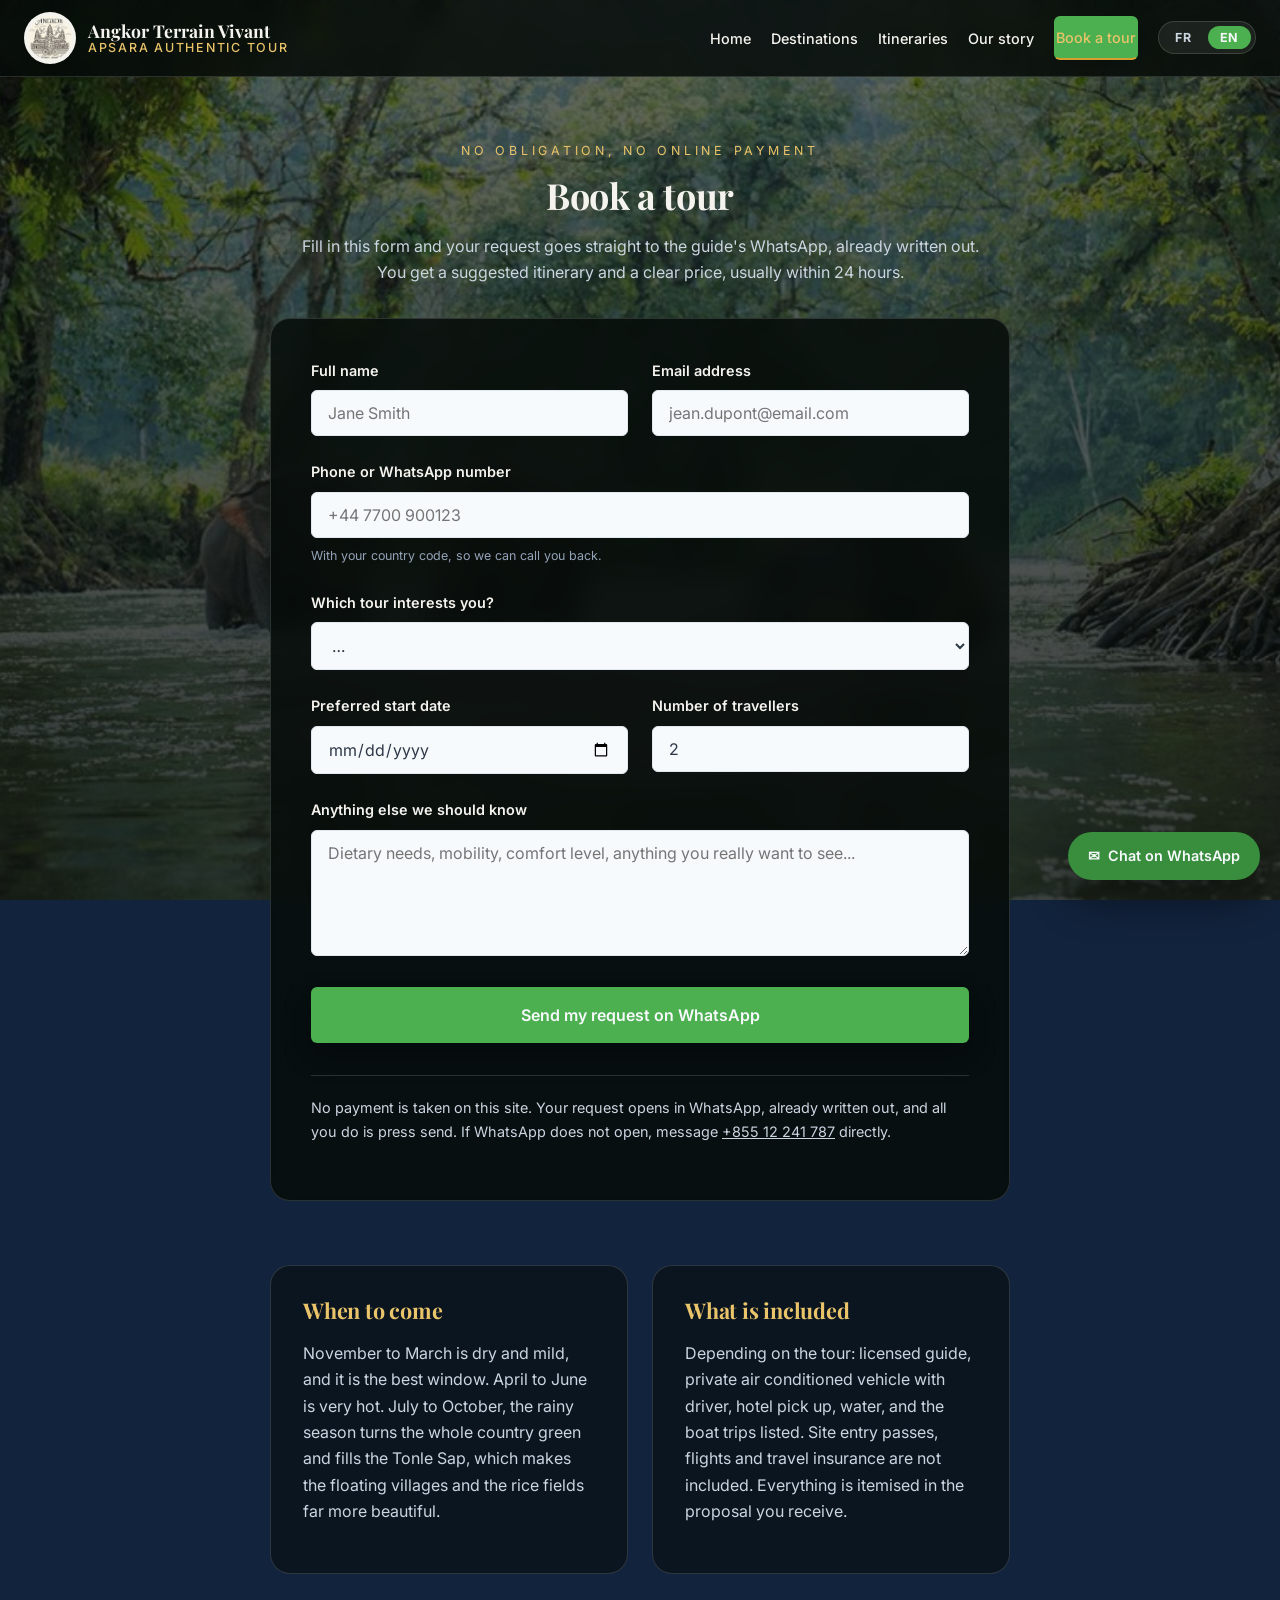
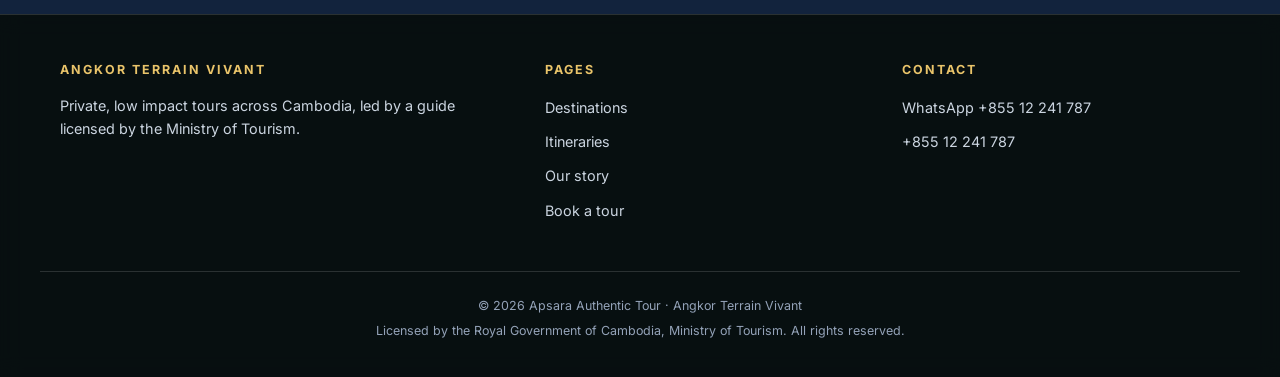
<file: site/reserver.html>
<!DOCTYPE html>
<html lang="fr">
<head>
<meta charset="UTF-8">
<meta name="viewport" content="width=device-width, initial-scale=1.0">
<title>Réserver un circuit | Angkor Terrain Vivant</title>
<meta name="description" content="Demandez votre itinéraire sur mesure au Cambodge. Réponse par WhatsApp, sans engagement et sans paiement en ligne.">
<link rel="canonical" href="https://angkorterrainvivant.com/reserver.html">
<meta name="robots" content="index, follow">
<meta property="og:type" content="website">
<meta property="og:site_name" content="Angkor Terrain Vivant">
<meta property="og:locale" content="fr_FR">
<meta property="og:title" content="Réserver un circuit | Angkor Terrain Vivant">
<meta property="og:description" content="Demandez votre itinéraire sur mesure au Cambodge. Réponse par WhatsApp, sans engagement et sans paiement en ligne.">
<meta property="og:image" content="https://angkorterrainvivant.com/assets/img/angkor-sunrise.jpg">
<meta name="twitter:card" content="summary_large_image">
<meta name="theme-color" content="#12233d">
<link rel="icon" href="favicon.svg" type="image/svg+xml">
<link rel="apple-touch-icon" href="assets/img/logo.jpg">
<link rel="preconnect" href="https://fonts.googleapis.com">
<link rel="preconnect" href="https://fonts.gstatic.com" crossorigin>
<link rel="stylesheet" href="https://fonts.googleapis.com/css2?family=Inter:wght@400;500;600;700&family=Playfair+Display:ital,wght@0,600;0,700;1,600&display=swap">
<link rel="stylesheet" href="assets/css/site.css?v=2">
</head>
<body>
<a class="skip-link" href="#main">Aller au contenu principal</a>

<nav class="site-nav">
  <a class="brand" href="index.html">
    <img src="assets/img/logo.jpg" alt="Logo Angkor Terrain Vivant">
    <span class="brand-name">Angkor Terrain Vivant
      <span class="brand-tag">Apsara Authentic Tour</span>
    </span>
  </a>
  <button class="nav-toggle" type="button" aria-expanded="false" aria-controls="nav-links" aria-label="Menu">&#9776;</button>
  <ul class="nav-links" id="nav-links">
    <li><a href="index.html"><span data-lang="fr">Accueil</span><span data-lang="en" hidden>Home</span></a></li>
    <li><a href="destinations.html"><span data-lang="fr">Destinations</span><span data-lang="en" hidden>Destinations</span></a></li>
    <li><a href="itineraires.html"><span data-lang="fr">Itinéraires</span><span data-lang="en" hidden>Itineraries</span></a></li>
    <li><a href="notre-histoire.html"><span data-lang="fr">Notre histoire</span><span data-lang="en" hidden>Our story</span></a></li>
    <li><a href="reserver.html" class="btn btn-primary" aria-current="page"><span data-lang="fr">Réserver</span><span data-lang="en" hidden>Book a tour</span></a></li>
    <li>
      <div class="lang-switch" role="group" aria-label="Langue / Language">
        <button type="button" data-set-lang="fr" aria-pressed="true">FR</button>
        <button type="button" data-set-lang="en" aria-pressed="false">EN</button>
      </div>
    </li>
  </ul>
</nav>

<main id="main">
  <header class="page-head">
    <p class="eyebrow"><span data-lang="fr">Sans engagement et sans paiement en ligne</span><span data-lang="en" hidden>No obligation, no online payment</span></p>
    <h1><span data-lang="fr">Réserver un circuit</span><span data-lang="en" hidden>Book a tour</span></h1>
    <p><span data-lang="fr">Remplissez ce formulaire et votre demande part directement sur le WhatsApp du guide, déjà rédigée. Vous recevez une proposition d'itinéraire et un prix clair, en général sous 24 heures.</span><span data-lang="en" hidden>Fill in this form and your request goes straight to the guide's WhatsApp, already written out. You get a suggested itinerary and a clear price, usually within 24 hours.</span></p>
  </header>

  <div class="wrap wrap-narrow">
    <div class="form-card">
      <form id="booking-form" action="https://wa.me/85512241787" method="get" novalidate>

        <div class="field-row">
          <div class="field">
            <label for="fullname"><span data-lang="fr">Nom complet</span><span data-lang="en" hidden>Full name</span></label>
            <input type="text" id="fullname" name="fullname" autocomplete="name" data-ph-fr="Jean Dupont" data-ph-en="Jane Smith" placeholder="Jean Dupont" required>
          </div>
          <div class="field">
            <label for="email"><span data-lang="fr">Adresse e-mail</span><span data-lang="en" hidden>Email address</span></label>
            <input type="email" id="email" name="email" autocomplete="email" placeholder="jean.dupont@email.com" required>
          </div>
        </div>

        <div class="field">
          <label for="phone"><span data-lang="fr">Numéro de téléphone ou WhatsApp</span><span data-lang="en" hidden>Phone or WhatsApp number</span></label>
          <input type="tel" id="phone" name="phone" autocomplete="tel" data-ph-fr="+33 6 12 34 56 78" data-ph-en="+44 7700 900123" placeholder="+33 6 12 34 56 78" required>
          <span class="hint"><span data-lang="fr">Avec l'indicatif de votre pays, pour que nous puissions vous rappeler.</span><span data-lang="en" hidden>With your country code, so we can call you back.</span></span>
        </div>

        <div class="field">
          <label for="tour"><span data-lang="fr">Quel circuit vous intéresse ?</span><span data-lang="en" hidden>Which tour interests you?</span></label>
          <select id="tour" name="tour" required>
            <option value="">&hellip;</option>
            <option value="angkor-1j">Angkor Wat, 1 jour / 1 day</option>
            <option value="siem-reap-2j">Siem Reap, 2 jours / 2 days</option>
            <option value="siem-reap-3j">Siem Reap, 3 jours / 3 days</option>
            <option value="nord-mekong-4j">Nord et Mékong, 4 jours / North and Mekong, 4 days</option>
            <option value="grand-tour-8j">Grand Tour, 8 jours / 8 days</option>
            <option value="phnom-penh">Phnom Penh, journée en ville / city day</option>
            <option value="sur-mesure">Sur mesure / Tailor made</option>
          </select>
        </div>

        <div class="field-row">
          <div class="field">
            <label for="traveldate"><span data-lang="fr">Date de départ souhaitée</span><span data-lang="en" hidden>Preferred start date</span></label>
            <input type="date" id="traveldate" name="traveldate" required>
          </div>
          <div class="field">
            <label for="travelers"><span data-lang="fr">Nombre de voyageurs</span><span data-lang="en" hidden>Number of travellers</span></label>
            <input type="number" id="travelers" name="travelers" min="1" max="40" value="2" required>
          </div>
        </div>

        <div class="field">
          <label for="requests"><span data-lang="fr">Demandes particulières</span><span data-lang="en" hidden>Anything else we should know</span></label>
          <textarea id="requests" name="requests" rows="5" data-ph-fr="Régime alimentaire, mobilité, niveau de confort souhaité, ce que vous voulez absolument voir..." data-ph-en="Dietary needs, mobility, comfort level, anything you really want to see..." placeholder="Régime alimentaire, mobilité, niveau de confort souhaité, ce que vous voulez absolument voir..."></textarea>
        </div>

        <button type="submit" class="btn btn-primary btn-wide">
          <span data-lang="fr">Envoyer ma demande sur WhatsApp</span><span data-lang="en" hidden>Send my request on WhatsApp</span>
        </button>

        <p class="form-note">
          <span data-lang="fr">Aucun paiement n'est demandé sur ce site. Votre demande s'ouvre dans WhatsApp, déjà rédigée : il vous reste à appuyer sur envoyer. Si WhatsApp ne s'ouvre pas, écrivez directement au <a href="https://wa.me/85512241787" target="_blank" rel="noopener">+855 12 241 787</a>.</span><span data-lang="en" hidden>No payment is taken on this site. Your request opens in WhatsApp, already written out, and all you do is press send. If WhatsApp does not open, message <a href="https://wa.me/85512241787" target="_blank" rel="noopener">+855 12 241 787</a> directly.</span>
        </p>
      </form>
    </div>

    <section class="two-col">
      <div class="slab">
        <h2><span data-lang="fr">Quand venir</span><span data-lang="en" hidden>When to come</span></h2>
        <p><span data-lang="fr">De novembre à mars, le climat est sec et doux : c'est la meilleure période. D'avril à juin il fait très chaud. De juillet à octobre, la saison des pluies verdit tout le pays et remplit le Tonlé Sap, ce qui rend les villages flottants et les rizières bien plus beaux.</span><span data-lang="en" hidden>November to March is dry and mild, and it is the best window. April to June is very hot. July to October, the rainy season turns the whole country green and fills the Tonle Sap, which makes the floating villages and the rice fields far more beautiful.</span></p>
      </div>
      <div class="slab">
        <h2><span data-lang="fr">Ce qui est compris</span><span data-lang="en" hidden>What is included</span></h2>
        <p><span data-lang="fr">Selon le circuit : guide licencié, véhicule privé climatisé avec chauffeur, prise en charge à l'hôtel, eau, et les excursions en bateau indiquées. Les pass d'entrée aux sites, les vols et l'assurance voyage restent à votre charge. Tout est détaillé dans la proposition que vous recevez.</span><span data-lang="en" hidden>Depending on the tour: licensed guide, private air conditioned vehicle with driver, hotel pick up, water, and the boat trips listed. Site entry passes, flights and travel insurance are not included. Everything is itemised in the proposal you receive.</span></p>
      </div>
    </section>
  </div>

</main>

<footer class="site-foot">
  <div class="foot-grid">
    <div>
      <h3>Angkor Terrain Vivant</h3>
      <p><span data-lang="fr">Circuits privés et écotouristiques à travers le Cambodge, conduits par un guide francophone licencié par le Ministère du Tourisme.</span><span data-lang="en" hidden>Private, low impact tours across Cambodia, led by a guide licensed by the Ministry of Tourism.</span></p>
    </div>
    <div>
      <h3><span data-lang="fr">Navigation</span><span data-lang="en" hidden>Pages</span></h3>
      <ul>
        <li><a href="destinations.html"><span data-lang="fr">Destinations</span><span data-lang="en" hidden>Destinations</span></a></li>
        <li><a href="itineraires.html"><span data-lang="fr">Itinéraires</span><span data-lang="en" hidden>Itineraries</span></a></li>
        <li><a href="notre-histoire.html"><span data-lang="fr">Notre histoire</span><span data-lang="en" hidden>Our story</span></a></li>
        <li><a href="reserver.html"><span data-lang="fr">Réserver un circuit</span><span data-lang="en" hidden>Book a tour</span></a></li>
      </ul>
    </div>
    <div>
      <h3>Contact</h3>
      <ul>
        <li><a href="https://wa.me/85512241787" target="_blank" rel="noopener">WhatsApp +855 12 241 787</a></li>
        <li><a href="tel:+85512241787">+855 12 241 787</a></li>
      </ul>
    </div>
  </div>
  <div class="foot-legal">
    <p>&copy; <span data-year>2026</span> Apsara Authentic Tour &middot; Angkor Terrain Vivant</p>
    <p><span data-lang="fr">Sous licence du Gouvernement Royal du Cambodge, Ministère du Tourisme. Tous droits réservés.</span><span data-lang="en" hidden>Licensed by the Royal Government of Cambodia, Ministry of Tourism. All rights reserved.</span></p>
  </div>
</footer>

<a class="wa-float" href="https://wa.me/85512241787" target="_blank" rel="noopener">
  <span aria-hidden="true">&#9993;</span>
  <span data-lang="fr">Écrire sur WhatsApp</span><span data-lang="en" hidden>Chat on WhatsApp</span>
</a>

<script src="assets/js/site.js?v=2" defer></script>
</body>
</html>
</file>
<file: site/assets/css/site.css>
/* ============================================================
   Angkor Terrain Vivant - design tokens
   One layer. Components reference var() only, never raw color.
   ============================================================ */
:root {
  /* palette */
  --c-navy:        #1a365d;
  --c-navy-deep:   #12233d;
  --c-gold:        #d69e2e;
  --c-gold-soft:   #e9c46a;
  --c-green:       #4caf50;
  --c-green-dark:  #388e3c;

  --c-ink:         #2d3748;
  --c-ink-soft:    #4a5568;
  --c-mist:        #f7fafc;
  --c-paper:       #ffffff;
  --c-line:        #e2e8f0;

  --c-cream:       #f5f3ee;
  --c-cream-dim:   #cbd5e0;
  --c-cream-faint: #94a3b8;

  --c-veil-1:      rgba(8, 14, 12, 0.62);
  --c-veil-2:      rgba(8, 14, 12, 0.78);
  --c-glass:       rgba(255, 255, 255, 0.07);
  --c-glass-line:  rgba(255, 255, 255, 0.14);
  --c-slab:        rgba(6, 12, 10, 0.55);
  --c-slab-solid:  rgba(6, 12, 10, 0.86);
  --c-shadow:      rgba(0, 0, 0, 0.32);
  --c-shadow-deep: rgba(0, 0, 0, 0.45);
  --c-focus:       rgba(76, 175, 80, 0.45);

  /* type */
  --f-display: 'Playfair Display', Georgia, 'Times New Roman', serif;
  --f-body: 'Inter', 'Segoe UI', Tahoma, Geneva, Verdana, sans-serif;

  --t-xs:   0.78rem;
  --t-sm:   0.9rem;
  --t-base: 1rem;
  --t-md:   1.1rem;
  --t-lg:   1.35rem;
  --t-xl:   1.75rem;
  --t-2xl:  2.25rem;
  --t-3xl:  3rem;

  /* space, 4px grid */
  --s-1: 4px;
  --s-2: 8px;
  --s-3: 12px;
  --s-4: 16px;
  --s-5: 20px;
  --s-6: 24px;
  --s-8: 32px;
  --s-10: 40px;
  --s-12: 48px;
  --s-16: 64px;
  --s-20: 80px;

  /* shape */
  --r-sm: 6px;
  --r-md: 12px;
  --r-lg: 20px;
  --r-pill: 999px;

  --shadow-card: 0 12px 28px var(--c-shadow);
  --shadow-lift: 0 20px 40px var(--c-shadow-deep);

  --wrap: 1200px;
  --wrap-narrow: 780px;

  --ease: cubic-bezier(0.4, 0, 0.2, 1);
}

/* ---------------------------------------------------------- base */
*,
*::before,
*::after { box-sizing: border-box; }

html { scroll-behavior: smooth; }

body {
  margin: 0;
  min-height: 100vh;
  display: flex;
  flex-direction: column;
  font-family: var(--f-body);
  font-size: var(--t-base);
  line-height: 1.65;
  color: var(--c-cream);
  background-color: var(--c-navy-deep);
}

/* Fixed backdrop as its own compositor layer. Cheaper and far smoother than
   background-attachment: fixed, which repaints the whole page on every scroll. */
body::before {
  content: '';
  position: fixed;
  inset: 0;
  z-index: -1;
  background-color: var(--c-navy-deep);
  background-image: linear-gradient(var(--c-veil-1), var(--c-veil-2)),
                    url('../img/elephants-riviere.jpg');
  background-repeat: no-repeat;
  background-position: center center;
  background-size: cover;
}

h1, h2, h3 {
  font-family: var(--f-display);
  font-weight: 700;
  line-height: 1.2;
  margin: 0 0 var(--s-4) 0;
  letter-spacing: -0.01em;
}

p { margin: 0 0 var(--s-4) 0; }

a { color: inherit; }

img { max-width: 100%; display: block; }

:focus-visible {
  outline: 3px solid var(--c-green);
  outline-offset: 3px;
  border-radius: var(--r-sm);
}

.skip-link {
  position: absolute;
  left: var(--s-4);
  top: calc(var(--s-4) * -6);
  z-index: 2000;
  background: var(--c-green);
  color: var(--c-mist);
  padding: var(--s-3) var(--s-5);
  border-radius: var(--r-sm);
  text-decoration: none;
  font-weight: 600;
  transition: top 0.2s var(--ease);
}
.skip-link:focus { top: var(--s-4); }

.wrap {
  width: 100%;
  max-width: var(--wrap);
  margin: 0 auto;
  padding: 0 var(--s-5);
}

.wrap-narrow { max-width: var(--wrap-narrow); }

.visually-hidden {
  position: absolute;
  width: 1px; height: 1px;
  overflow: hidden;
  clip: rect(0 0 0 0);
  white-space: nowrap;
}

/* ---------------------------------------------------------- nav */
.site-nav {
  position: sticky;
  top: 0;
  z-index: 1000;
  display: flex;
  align-items: center;
  justify-content: space-between;
  gap: var(--s-5);
  padding: var(--s-3) var(--s-6);
  background: var(--c-slab-solid);
  backdrop-filter: blur(10px);
  border-bottom: 1px solid var(--c-glass-line);
}

.brand {
  display: flex;
  align-items: center;
  gap: var(--s-3);
  text-decoration: none;
  flex-shrink: 0;
}

.brand img {
  height: 52px;
  width: 52px;
  object-fit: cover;
  border-radius: var(--r-pill);
  background: var(--c-cream);
  padding: var(--s-1);
  box-shadow: var(--shadow-card);
  transition: transform 0.3s var(--ease);
}

.brand:hover img { transform: scale(1.05); }

.brand-name {
  font-family: var(--f-display);
  font-size: var(--t-md);
  font-weight: 700;
  color: var(--c-cream);
  line-height: 1.15;
}

.brand-tag {
  display: block;
  font-family: var(--f-body);
  font-size: var(--t-xs);
  font-weight: 500;
  letter-spacing: 0.14em;
  text-transform: uppercase;
  color: var(--c-gold-soft);
}

.nav-toggle {
  display: none;
  background: var(--c-glass);
  border: 1px solid var(--c-glass-line);
  color: var(--c-cream);
  font-size: var(--t-lg);
  line-height: 1;
  padding: var(--s-2) var(--s-3);
  border-radius: var(--r-sm);
  cursor: pointer;
}

.nav-links {
  list-style: none;
  display: flex;
  align-items: center;
  gap: var(--s-5);
  margin: 0;
  padding: 0;
}

.nav-links a {
  color: var(--c-cream);
  text-decoration: none;
  font-size: var(--t-sm);
  font-weight: 500;
  padding: var(--s-2) 0;
  border-bottom: 2px solid transparent;
  transition: color 0.25s var(--ease), border-color 0.25s var(--ease);
}

.nav-links a:hover { color: var(--c-green); }

.nav-links a[aria-current="page"] {
  color: var(--c-gold-soft);
  border-bottom-color: var(--c-gold);
}

.lang-switch {
  display: flex;
  gap: var(--s-1);
  align-items: center;
  border: 1px solid var(--c-glass-line);
  border-radius: var(--r-pill);
  padding: var(--s-1);
  background: var(--c-glass);
}

.lang-switch button {
  font-family: var(--f-body);
  font-size: var(--t-xs);
  font-weight: 700;
  letter-spacing: 0.06em;
  color: var(--c-cream-dim);
  background: none;
  border: 0;
  border-radius: var(--r-pill);
  padding: var(--s-1) var(--s-3);
  cursor: pointer;
  transition: background 0.25s var(--ease), color 0.25s var(--ease);
}

.lang-switch button:hover { color: var(--c-cream); }

.lang-switch button[aria-pressed="true"] {
  background: var(--c-green);
  color: var(--c-mist);
}

/* ---------------------------------------------------------- buttons */
.btn {
  display: inline-flex;
  align-items: center;
  justify-content: center;
  gap: var(--s-2);
  font-family: var(--f-body);
  font-size: var(--t-sm);
  font-weight: 600;
  text-decoration: none;
  padding: var(--s-3) var(--s-6);
  border: 2px solid transparent;
  border-radius: var(--r-sm);
  cursor: pointer;
  transition: background 0.25s var(--ease), transform 0.2s var(--ease),
              border-color 0.25s var(--ease), color 0.25s var(--ease);
}

.btn-primary {
  background: var(--c-green);
  color: var(--c-mist);
  box-shadow: var(--shadow-card);
}
.btn-primary:hover { background: var(--c-green-dark); transform: translateY(-2px); }

.btn-ghost {
  background: transparent;
  border-color: var(--c-green);
  color: var(--c-cream);
}
.btn-ghost:hover { background: var(--c-green); color: var(--c-mist); transform: translateY(-2px); }

.btn-gold {
  background: var(--c-gold);
  color: var(--c-navy-deep);
}
.btn-gold:hover { background: var(--c-gold-soft); transform: translateY(-2px); }

.btn-wide { width: 100%; padding: var(--s-4) var(--s-6); font-size: var(--t-base); }

/* ---------------------------------------------------------- hero */
.hero {
  text-align: center;
  padding: var(--s-20) var(--s-5) var(--s-16);
}

.hero .eyebrow {
  font-size: var(--t-xs);
  letter-spacing: 0.3em;
  text-transform: uppercase;
  color: var(--c-gold-soft);
  margin-bottom: var(--s-4);
}

.hero h1 {
  font-size: var(--t-3xl);
  margin-bottom: var(--s-5);
  text-shadow: 0 4px 24px var(--c-shadow-deep);
}

.hero .lede {
  max-width: 660px;
  margin: 0 auto var(--s-8);
  font-size: var(--t-md);
  color: var(--c-cream-dim);
}

.hero-actions {
  display: flex;
  flex-wrap: wrap;
  gap: var(--s-4);
  justify-content: center;
}

.page-head {
  padding: var(--s-16) var(--s-5) var(--s-8);
  text-align: center;
}
.page-head .eyebrow {
  font-size: var(--t-xs);
  letter-spacing: 0.3em;
  text-transform: uppercase;
  color: var(--c-gold-soft);
  margin-bottom: var(--s-3);
}
.page-head h1 { font-size: var(--t-2xl); }
.page-head p {
  max-width: 700px;
  margin: 0 auto;
  color: var(--c-cream-dim);
}

/* ---------------------------------------------------------- panels */
.panel {
  background: var(--c-glass);
  border: 1px solid var(--c-glass-line);
  border-radius: var(--r-lg);
  backdrop-filter: blur(12px);
  padding: var(--s-8);
  margin-bottom: var(--s-10);
}

.panel-title {
  font-size: var(--t-xl);
  border-left: 4px solid var(--c-gold);
  padding-left: var(--s-4);
  margin-bottom: var(--s-6);
}

.two-col {
  display: grid;
  grid-template-columns: 1fr 1fr;
  gap: var(--s-6);
  margin-bottom: var(--s-10);
}

.slab {
  background: var(--c-slab);
  border: 1px solid var(--c-glass-line);
  border-radius: var(--r-lg);
  backdrop-filter: blur(12px);
  padding: var(--s-8);
  display: flex;
  flex-direction: column;
}

.slab h2 { font-size: var(--t-lg); color: var(--c-gold-soft); }
.slab p { color: var(--c-cream-dim); }
.slab .btn { align-self: flex-start; margin-top: auto; }

/* ---------------------------------------------------------- carousel */
.carousel { position: relative; }

.carousel-viewport {
  position: relative;
  overflow: hidden;
  border-radius: var(--r-md);
  height: 460px;
  background: var(--c-slab-solid);
}

.carousel-track {
  display: flex;
  height: 100%;
  transition: transform 0.6s var(--ease);
}

.carousel-slide {
  position: relative;
  flex: 0 0 100%;
  height: 100%;
}

.carousel-slide img {
  width: 100%;
  height: 100%;
  object-fit: cover;
}

.carousel-caption {
  position: absolute;
  inset: auto 0 0 0;
  padding: var(--s-12) var(--s-6) var(--s-6);
  background: linear-gradient(transparent, var(--c-veil-2));
}

.carousel-caption h3 {
  font-size: var(--t-lg);
  margin-bottom: var(--s-1);
  color: var(--c-cream);
}
.carousel-caption p { margin: 0; color: var(--c-cream-dim); font-size: var(--t-sm); }

.carousel-btn {
  position: absolute;
  top: 50%;
  transform: translateY(-50%);
  z-index: 10;
  background: var(--c-slab-solid);
  color: var(--c-cream);
  border: 1px solid var(--c-glass-line);
  border-radius: var(--r-pill);
  width: 48px;
  height: 48px;
  font-size: var(--t-md);
  line-height: 1;
  cursor: pointer;
  transition: background 0.25s var(--ease);
}
.carousel-btn:hover { background: var(--c-green); }
.carousel-prev { left: var(--s-5); }
.carousel-next { right: var(--s-5); }

.carousel-dots {
  display: flex;
  flex-wrap: wrap;
  gap: var(--s-2);
  justify-content: center;
  margin-top: var(--s-5);
}

.carousel-dots button {
  width: 10px;
  height: 10px;
  padding: 0;
  border: 0;
  border-radius: var(--r-pill);
  background: var(--c-glass-line);
  cursor: pointer;
  transition: background 0.25s var(--ease), transform 0.25s var(--ease);
}
.carousel-dots button[aria-current="true"] {
  background: var(--c-gold);
  transform: scale(1.4);
}

/* ---------------------------------------------------------- cards */
.controls {
  display: flex;
  flex-wrap: wrap;
  gap: var(--s-4);
  justify-content: space-between;
  align-items: center;
  margin-bottom: var(--s-8);
}

.search-bar {
  font-family: var(--f-body);
  font-size: var(--t-sm);
  padding: var(--s-3) var(--s-5);
  width: 320px;
  max-width: 100%;
  color: var(--c-ink);
  background: var(--c-mist);
  border: 1px solid var(--c-glass-line);
  border-radius: var(--r-pill);
  box-shadow: var(--shadow-card);
}
.search-bar:focus { outline: 3px solid var(--c-focus); outline-offset: 2px; }

.filters { display: flex; flex-wrap: wrap; gap: var(--s-2); }

.filter-btn {
  font-family: var(--f-body);
  font-size: var(--t-xs);
  font-weight: 600;
  letter-spacing: 0.04em;
  padding: var(--s-2) var(--s-5);
  color: var(--c-cream-dim);
  background: var(--c-slab);
  border: 1px solid var(--c-glass-line);
  border-radius: var(--r-pill);
  cursor: pointer;
  backdrop-filter: blur(6px);
  transition: background 0.25s var(--ease), color 0.25s var(--ease), transform 0.2s var(--ease);
}
.filter-btn:hover { color: var(--c-cream); transform: translateY(-1px); }
.filter-btn[aria-pressed="true"] {
  background: var(--c-green);
  border-color: var(--c-green);
  color: var(--c-mist);
}

.card-grid {
  display: grid;
  grid-template-columns: repeat(auto-fill, minmax(330px, 1fr));
  gap: var(--s-8);
  margin-bottom: var(--s-16);
}

.card {
  display: flex;
  flex-direction: column;
  overflow: hidden;
  color: var(--c-ink);
  background: var(--c-paper);
  border-radius: var(--r-md);
  box-shadow: var(--shadow-card);
  transition: transform 0.3s var(--ease), box-shadow 0.3s var(--ease);
}
.card:hover { transform: translateY(-6px); box-shadow: var(--shadow-lift); }

.card-media { position: relative; height: 220px; overflow: hidden; }
.card-media img { width: 100%; height: 100%; object-fit: cover; transition: transform 0.5s var(--ease); }
.card:hover .card-media img { transform: scale(1.06); }

.badge {
  position: absolute;
  top: var(--s-4);
  left: var(--s-4);
  font-size: var(--t-xs);
  font-weight: 700;
  letter-spacing: 0.06em;
  text-transform: uppercase;
  color: var(--c-mist);
  background: var(--c-navy);
  padding: var(--s-1) var(--s-3);
  border-radius: var(--r-pill);
  box-shadow: var(--shadow-card);
}

.card-body {
  display: flex;
  flex-direction: column;
  flex-grow: 1;
  padding: var(--s-6);
}
.card-body h3 { font-size: var(--t-lg); color: var(--c-navy); margin-bottom: var(--s-3); }
.card-body p { color: var(--c-ink-soft); font-size: var(--t-sm); flex-grow: 1; }
.card-body .btn { align-self: flex-start; background: var(--c-navy); color: var(--c-mist); }
.card-body .btn:hover { background: var(--c-green); transform: translateY(-2px); }

.empty-state {
  grid-column: 1 / -1;
  text-align: center;
  padding: var(--s-12);
  color: var(--c-cream-dim);
}

/* ---------------------------------------------------------- itineraries */
.tour-list { display: grid; gap: var(--s-8); margin-bottom: var(--s-16); }

.tour {
  background: var(--c-slab);
  border: 1px solid var(--c-glass-line);
  border-left: 4px solid var(--c-gold);
  border-radius: var(--r-md);
  backdrop-filter: blur(12px);
  overflow: hidden;
}

.tour > summary {
  list-style: none;
  cursor: pointer;
  display: flex;
  align-items: center;
  gap: var(--s-5);
  padding: var(--s-5) var(--s-6);
  transition: background 0.25s var(--ease);
}
.tour > summary::-webkit-details-marker { display: none; }
.tour > summary:hover { background: var(--c-glass); }

.tour-thumb {
  width: 96px;
  height: 72px;
  flex-shrink: 0;
  object-fit: cover;
  border-radius: var(--r-sm);
}

.tour-head { flex-grow: 1; }
.tour-head h2 { font-size: var(--t-lg); margin-bottom: var(--s-1); }
.tour-meta {
  display: flex;
  flex-wrap: wrap;
  gap: var(--s-3);
  font-size: var(--t-xs);
  letter-spacing: 0.06em;
  text-transform: uppercase;
  color: var(--c-gold-soft);
}

.tour-open {
  flex-shrink: 0;
  font-size: var(--t-xs);
  font-weight: 700;
  letter-spacing: 0.1em;
  text-transform: uppercase;
  color: var(--c-cream-dim);
}
.tour[open] .tour-open::after { content: ' \2212'; }
.tour:not([open]) .tour-open::after { content: ' +'; }

.tour-body {
  padding: var(--s-2) var(--s-6) var(--s-8);
  border-top: 1px solid var(--c-glass-line);
  color: var(--c-cream-dim);
}
.tour-body h3 {
  font-size: var(--t-md);
  color: var(--c-gold-soft);
  margin-top: var(--s-6);
  margin-bottom: var(--s-3);
}
.tour-body ul { margin: 0 0 var(--s-4) var(--s-5); padding: 0; }
.tour-body li { margin-bottom: var(--s-2); }
.tour-body strong { color: var(--c-cream); }

.day {
  margin: var(--s-5) 0 var(--s-2);
  font-size: var(--t-sm);
  font-weight: 700;
  letter-spacing: 0.08em;
  text-transform: uppercase;
  color: var(--c-gold);
}

.pill-row { display: flex; flex-wrap: wrap; gap: var(--s-2); margin-bottom: var(--s-5); }
.pill {
  font-size: var(--t-xs);
  padding: var(--s-1) var(--s-3);
  border: 1px solid var(--c-glass-line);
  border-radius: var(--r-pill);
  color: var(--c-cream-dim);
}

.incl-grid { display: grid; grid-template-columns: 1fr 1fr; gap: var(--s-6); margin-top: var(--s-5); }

/* ---------------------------------------------------------- story */
.story {
  background: var(--c-slab);
  border: 1px solid var(--c-glass-line);
  border-radius: var(--r-lg);
  backdrop-filter: blur(12px);
  padding: var(--s-12);
  margin-bottom: var(--s-16);
}

.story h2 {
  font-size: var(--t-xl);
  color: var(--c-gold-soft);
  margin-top: var(--s-10);
}
.story h2:first-of-type { margin-top: 0; }
.story p { color: var(--c-cream-dim); font-size: var(--t-md); }

.story-lead {
  font-family: var(--f-display);
  font-size: var(--t-lg);
  font-style: italic;
  color: var(--c-cream);
}

.credential {
  display: grid;
  grid-template-columns: 200px 1fr;
  gap: var(--s-8);
  align-items: center;
  background: var(--c-glass);
  border: 1px solid var(--c-glass-line);
  border-radius: var(--r-md);
  padding: var(--s-6);
  margin: var(--s-10) 0;
}
.credential img { border-radius: var(--r-sm); box-shadow: var(--shadow-card); }
.credential h3 { font-size: var(--t-md); color: var(--c-gold-soft); }
.credential p { margin-bottom: 0; font-size: var(--t-sm); }

.portrait {
  display: block;
  width: 100%;
  max-width: 340px;
  margin: 0 auto var(--s-10);
  border-radius: var(--r-md);
  box-shadow: var(--shadow-lift);
}

.pull-quote {
  border-left: 4px solid var(--c-gold);
  padding-left: var(--s-6);
  margin: var(--s-10) 0;
  font-family: var(--f-display);
  font-size: var(--t-lg);
  font-style: italic;
  color: var(--c-cream);
}

/* ---------------------------------------------------------- form */
.form-card {
  background: var(--c-slab-solid);
  border: 1px solid var(--c-glass-line);
  border-radius: var(--r-lg);
  backdrop-filter: blur(12px);
  padding: var(--s-10);
  margin-bottom: var(--s-16);
}

.field { margin-bottom: var(--s-6); }
.field-row { display: grid; grid-template-columns: 1fr 1fr; gap: var(--s-6); }

.field label {
  display: block;
  margin-bottom: var(--s-2);
  font-size: var(--t-sm);
  font-weight: 600;
  color: var(--c-cream);
}

.field .hint {
  display: block;
  margin-top: var(--s-2);
  font-size: var(--t-xs);
  color: var(--c-cream-faint);
}

.field input,
.field select,
.field textarea {
  width: 100%;
  font-family: var(--f-body);
  font-size: var(--t-base);
  color: var(--c-ink);
  background: var(--c-mist);
  border: 1px solid var(--c-line);
  border-radius: var(--r-sm);
  padding: var(--s-3) var(--s-4);
}
.field textarea { resize: vertical; min-height: 120px; }
.field input:focus,
.field select:focus,
.field textarea:focus { outline: 3px solid var(--c-focus); outline-offset: 1px; }

.form-note {
  font-size: var(--t-sm);
  color: var(--c-cream-dim);
  border-top: 1px solid var(--c-glass-line);
  padding-top: var(--s-5);
  margin-top: var(--s-8);
}

/* ---------------------------------------------------------- confirmation */
.receipt {
  max-width: 560px;
  margin: 0 auto var(--s-16);
  background: var(--c-paper);
  color: var(--c-ink);
  border-radius: var(--r-lg);
  overflow: hidden;
  box-shadow: var(--shadow-lift);
}

.receipt-head {
  background: var(--c-navy);
  color: var(--c-mist);
  text-align: center;
  padding: var(--s-10) var(--s-8);
}
.receipt-head h1 { font-size: var(--t-xl); color: var(--c-mist); margin-bottom: var(--s-2); }
.receipt-head p { margin: 0; color: var(--c-cream-dim); font-size: var(--t-sm); }

.receipt-mark {
  width: 72px;
  height: 72px;
  margin: 0 auto var(--s-5);
  border-radius: var(--r-pill);
  background: var(--c-glass);
  border: 2px solid var(--c-gold);
  display: flex;
  align-items: center;
  justify-content: center;
  font-size: var(--t-xl);
  color: var(--c-gold-soft);
}

.receipt-body { padding: var(--s-8); }

.receipt-row {
  display: flex;
  justify-content: space-between;
  gap: var(--s-5);
  padding: var(--s-3) 0;
  border-bottom: 1px solid var(--c-line);
  font-size: var(--t-sm);
}
.receipt-row:last-of-type { border-bottom: 0; }
.receipt-row dt { color: var(--c-ink-soft); font-weight: 500; margin: 0; }
.receipt-row dd { margin: 0; font-weight: 600; text-align: right; }

.receipt-actions { display: grid; gap: var(--s-3); margin-top: var(--s-8); }
.receipt-actions .btn-secondary {
  background: var(--c-mist);
  color: var(--c-ink-soft);
  border-color: var(--c-line);
}
.receipt-actions .btn-secondary:hover { background: var(--c-line); }

.receipt-foot {
  background: var(--c-mist);
  border-top: 1px solid var(--c-line);
  padding: var(--s-5);
  text-align: center;
  font-size: var(--t-xs);
  color: var(--c-ink-soft);
}
.receipt-foot a { color: var(--c-green-dark); font-weight: 600; }

/* ---------------------------------------------------------- cta + footer */
.cta {
  text-align: center;
  background: var(--c-glass);
  border: 1px solid var(--c-glass-line);
  border-radius: var(--r-lg);
  backdrop-filter: blur(12px);
  padding: var(--s-12) var(--s-8);
  margin-bottom: var(--s-16);
}
.cta h2 { font-size: var(--t-xl); color: var(--c-gold-soft); }
.cta p { max-width: 640px; margin: 0 auto var(--s-6); color: var(--c-cream-dim); }

.site-foot {
  margin-top: auto;
  background: var(--c-slab-solid);
  border-top: 1px solid var(--c-glass-line);
  backdrop-filter: blur(10px);
  padding: var(--s-12) var(--s-5) var(--s-8);
}

.foot-grid {
  display: grid;
  grid-template-columns: 1.4fr 1fr 1fr;
  gap: var(--s-10);
  max-width: var(--wrap);
  margin: 0 auto var(--s-10);
  padding: 0 var(--s-5);
}

.foot-grid h3 {
  font-family: var(--f-body);
  font-size: var(--t-xs);
  font-weight: 700;
  letter-spacing: 0.16em;
  text-transform: uppercase;
  color: var(--c-gold-soft);
  margin-bottom: var(--s-4);
}
.foot-grid p { color: var(--c-cream-dim); font-size: var(--t-sm); }
.foot-grid ul { list-style: none; margin: 0; padding: 0; }
.foot-grid li { margin-bottom: var(--s-2); }
.foot-grid a { color: var(--c-cream-dim); text-decoration: none; font-size: var(--t-sm); }
.foot-grid a:hover { color: var(--c-green); }

.foot-legal {
  max-width: var(--wrap);
  margin: 0 auto;
  padding: var(--s-6) var(--s-5) 0;
  border-top: 1px solid var(--c-glass-line);
  text-align: center;
  font-size: var(--t-xs);
  color: var(--c-cream-faint);
}
.foot-legal p { margin-bottom: var(--s-1); }

/* floating whatsapp */
.wa-float {
  position: fixed;
  right: var(--s-5);
  bottom: var(--s-5);
  z-index: 900;
  display: inline-flex;
  align-items: center;
  gap: var(--s-2);
  padding: var(--s-3) var(--s-5);
  font-size: var(--t-sm);
  font-weight: 600;
  text-decoration: none;
  color: var(--c-mist);
  background: var(--c-green-dark);
  border-radius: var(--r-pill);
  box-shadow: var(--shadow-lift);
  transition: transform 0.25s var(--ease), background 0.25s var(--ease);
}
.wa-float:hover { background: var(--c-green); transform: translateY(-2px); }

/* ---------------------------------------------------------- responsive */
@media (max-width: 900px) {
  .foot-grid { grid-template-columns: 1fr; gap: var(--s-8); }
  .credential { grid-template-columns: 1fr; }
  .credential img { max-width: 220px; }
}

@media (max-width: 768px) {
  :root { --t-3xl: 2.1rem; --t-2xl: 1.7rem; --t-xl: 1.4rem; }

  .site-nav { flex-wrap: wrap; padding: var(--s-3) var(--s-4); }
  .nav-toggle { display: block; }
  .nav-links {
    display: none;
    flex-direction: column;
    align-items: flex-start;
    width: 100%;
    gap: var(--s-3);
    padding: var(--s-4) 0 var(--s-2);
  }
  .nav-links.is-open { display: flex; }

  .two-col,
  .field-row,
  .incl-grid { grid-template-columns: 1fr; }

  .carousel-viewport { height: 300px; }
  .carousel-btn { width: 40px; height: 40px; }
  .carousel-prev { left: var(--s-2); }
  .carousel-next { right: var(--s-2); }

  .hero { padding: var(--s-12) var(--s-4) var(--s-10); }
  .panel, .slab, .story, .form-card, .cta { padding: var(--s-6); }
  .story { padding: var(--s-6); }

  .tour > summary { flex-wrap: wrap; gap: var(--s-3); }
  .tour-thumb { width: 72px; height: 56px; }

  .wa-float { right: var(--s-3); bottom: var(--s-3); padding: var(--s-3) var(--s-4); }
}

@media (prefers-reduced-motion: reduce) {
  html { scroll-behavior: auto; }
  *,
  *::before,
  *::after {
    animation-duration: 0.01ms !important;
    animation-iteration-count: 1 !important;
    transition-duration: 0.01ms !important;
  }
}

@media print {
  .site-nav, .site-foot, .wa-float, .receipt-actions { display: none; }
  body::before { display: none; }
  body { background: none; color: var(--c-ink); }
  .receipt { box-shadow: none; }
}
</file>
